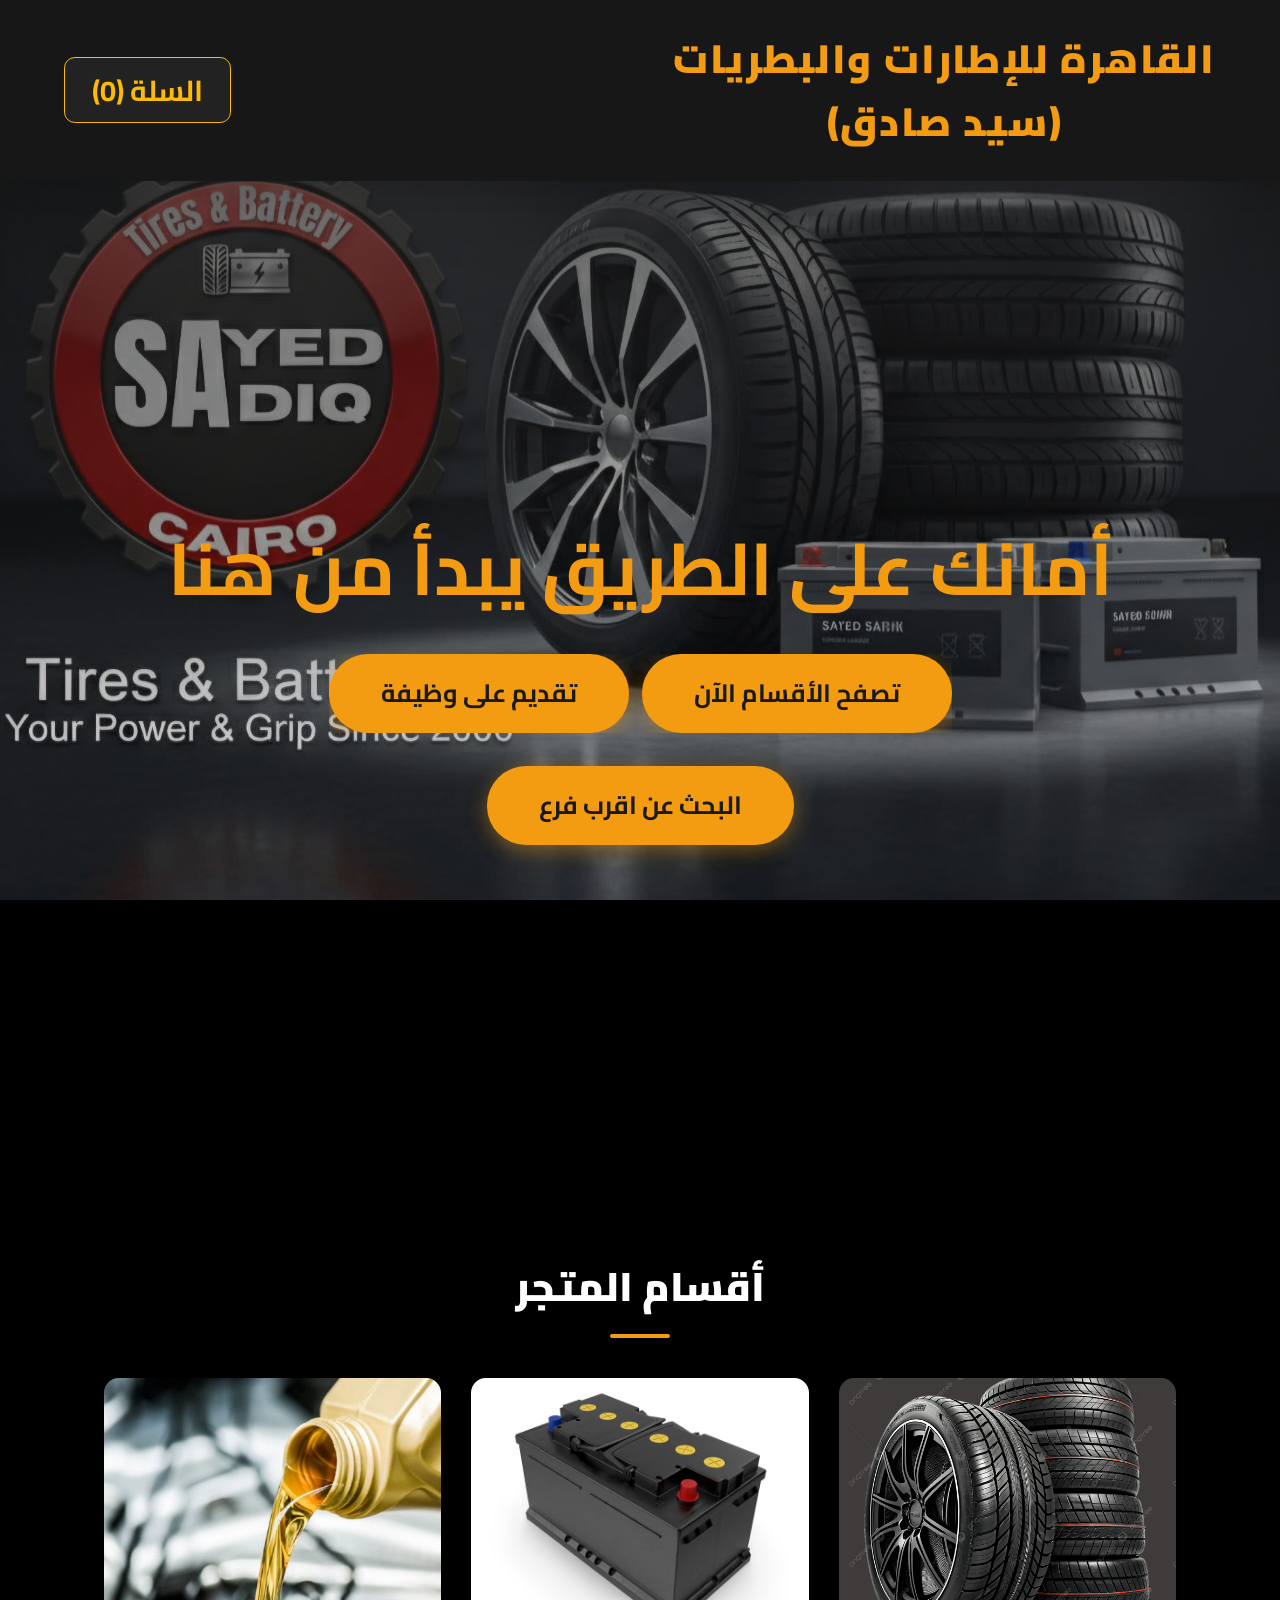
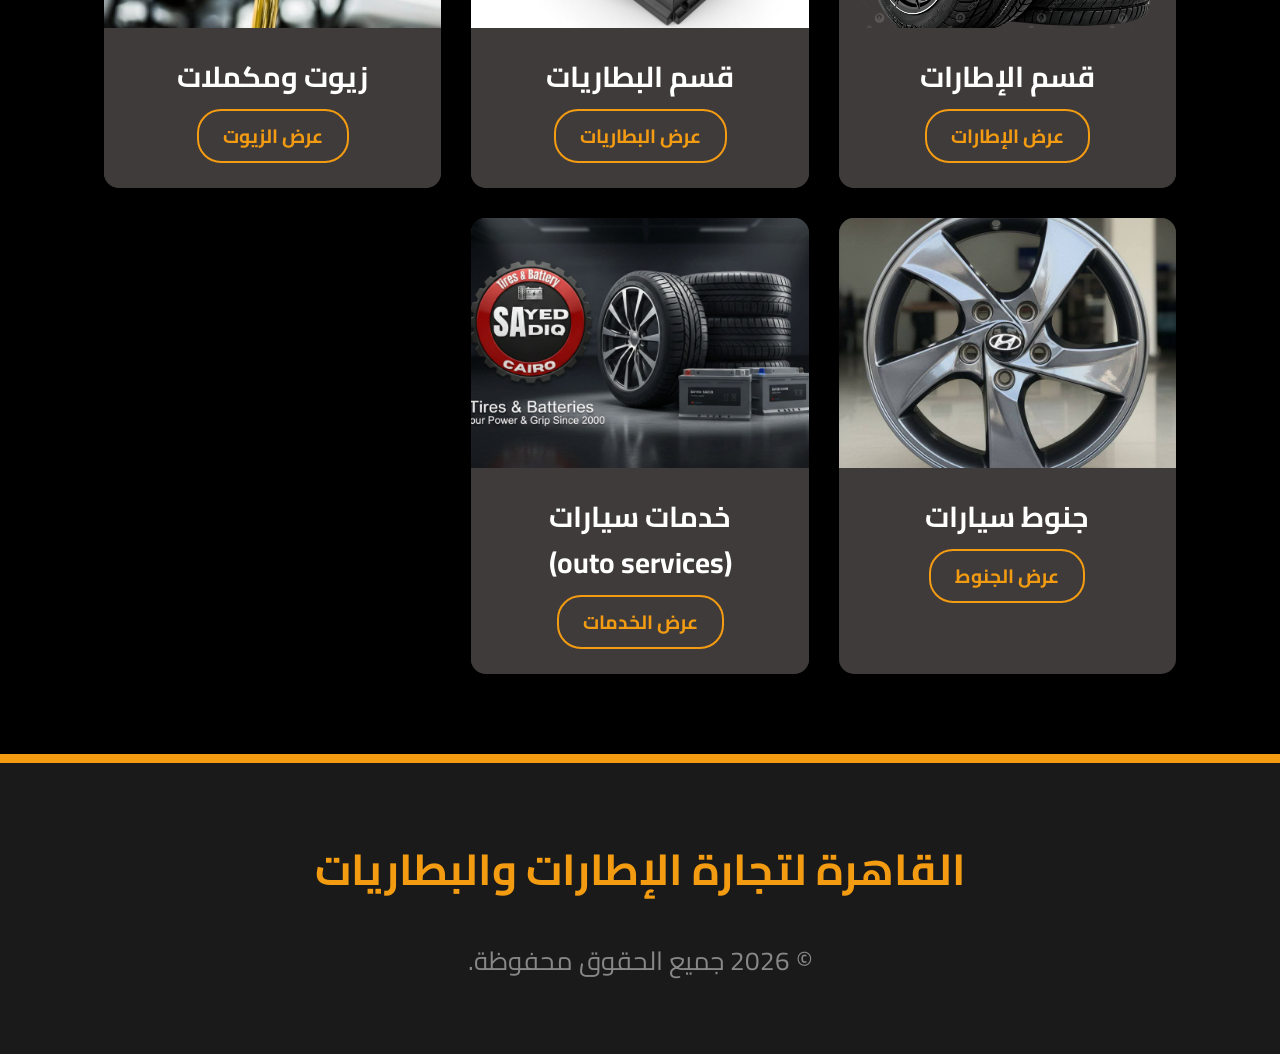
<file: index.html>
<!DOCTYPE html>
<html lang="ar" dir="rtl">
<head>
    <meta charset="UTF-8">
    
    <title>القاهرة لتجارة الإطارات والبطاريات</title>
    <!-- استدعاء خط جوجل للغة العربية -->
    <link href="https://fonts.googleapis.com/css2?family=Cairo:wght@400;600;700;900&display=swap" rel="stylesheet">
    <link rel="stylesheet" href="css/index.css">
</head>
<body>

    <!-- شريط التنقل -->
    <header>
        <div class="logo">القاهرة للإطارات والبطريات <br><center>(سيد صادق)</center></div>
        <a href="cart.html" class="cart-link" id="cartCounter">السلة (0)</a>
    </header>

    <!-- واجهة الموقع (البطل) -->
    <section id="home" class="hero">
        <h2>أمانك على الطريق يبدأ من هنا</h2>
        <div style="display: flex; flex-direction: row; flex-wrap: nowrap; overflow-x: auto; gap: 10px;">
            <a href="#categories" class="btn-main">تصفح الأقسام الآن</a>
            <a href="employment.html" class="btn-main">تقديم على وظيفة</a>
        </div>
        <br>
        <a href="location.html" class="btn-main">البحث عن اقرب فرع</a>
    </section>

    <!-- الأقسام الرئيسية بدلاً من المنتجات الفردية -->
    <h2 class="section-title" id="categories">أقسام المتجر</h2>
    <div class="categories-grid">
        
        <!-- قسم الإطارات (يأخذ العميل لصفحة الإطارات) -->
        <a href="sections/tires.html" class="category-card">
            <div class="category-image img-tires"></div>
            <div class="category-content">
                <h3 style="color:#ffffff;">قسم الإطارات</h3>
                <span class="category-btn">عرض الإطارات</span>
            </div>
        </a>

        <!-- قسم البطاريات (يأخذ العميل لصفحة البطاريات) -->
        <a href="sections\batteries.html" class="category-card">
            <div class="category-image img-batteries"></div>
            <div class="category-content">
                <h3 style="color:#ffffff;">قسم البطاريات</h3>
                <span class="category-btn">عرض البطاريات</span>
            </div>
        </a>

        <!-- قسم الزيوت (يأخذ العميل لصفحة الزيوت) -->
        <a href="sections/oils.html" class="category-card">
            <div class="category-image img-oils"></div>
            <div class="category-content">
                <h3 style="color:#ffffff;">زيوت ومكملات</h3>
                <span class="category-btn">عرض الزيوت</span>
            </div>
        </a>
        <a href="sections/rims.html" class="category-card">
            <div class="category-image img-rims"></div>
            <div class="category-content">
                <h3 style="color:#ffffff;">جنوط سيارات</h3>
                <span class="category-btn">عرض الجنوط</span>
            </div>
        </a>

        <a href="sections/outo-services.html" class="category-card">
            <div class="category-image img-services"></div>
            <div class="category-content">
                <h3 style="color:#ffffff;">خدمات سيارات <br>(outo services) </h3>
                <span class="category-btn">عرض الخدمات</span>
            </div>
        </a>

    </div>

    <!-- التذييل -->
    <footer id="contact">
        <h2>القاهرة لتجارة الإطارات والبطاريات</h2>
        <p style="margin-top: 20px; font-size: 0.9rem; color: #888;">&copy; 2026 جميع الحقوق محفوظة.</p>
    </footer>

    <script>
        function updateCartCount() {
            const CART_KEY = 'cairo_cart';
            let cart = JSON.parse(localStorage.getItem(CART_KEY)) || [];
    
            let totalItems = 0;
            cart.forEach(item => {
            totalItems += item.qty; 
            });

            const counterElement = document.getElementById('cartCounter');
            if (counterElement) {
                counterElement.innerText = `السلة (${totalItems})`;
            }
        }

        // تشغيل العداد فور تحميل الصفحة
        window.addEventListener('load', updateCartCount);
    </script>

</body>
</html>
</file>
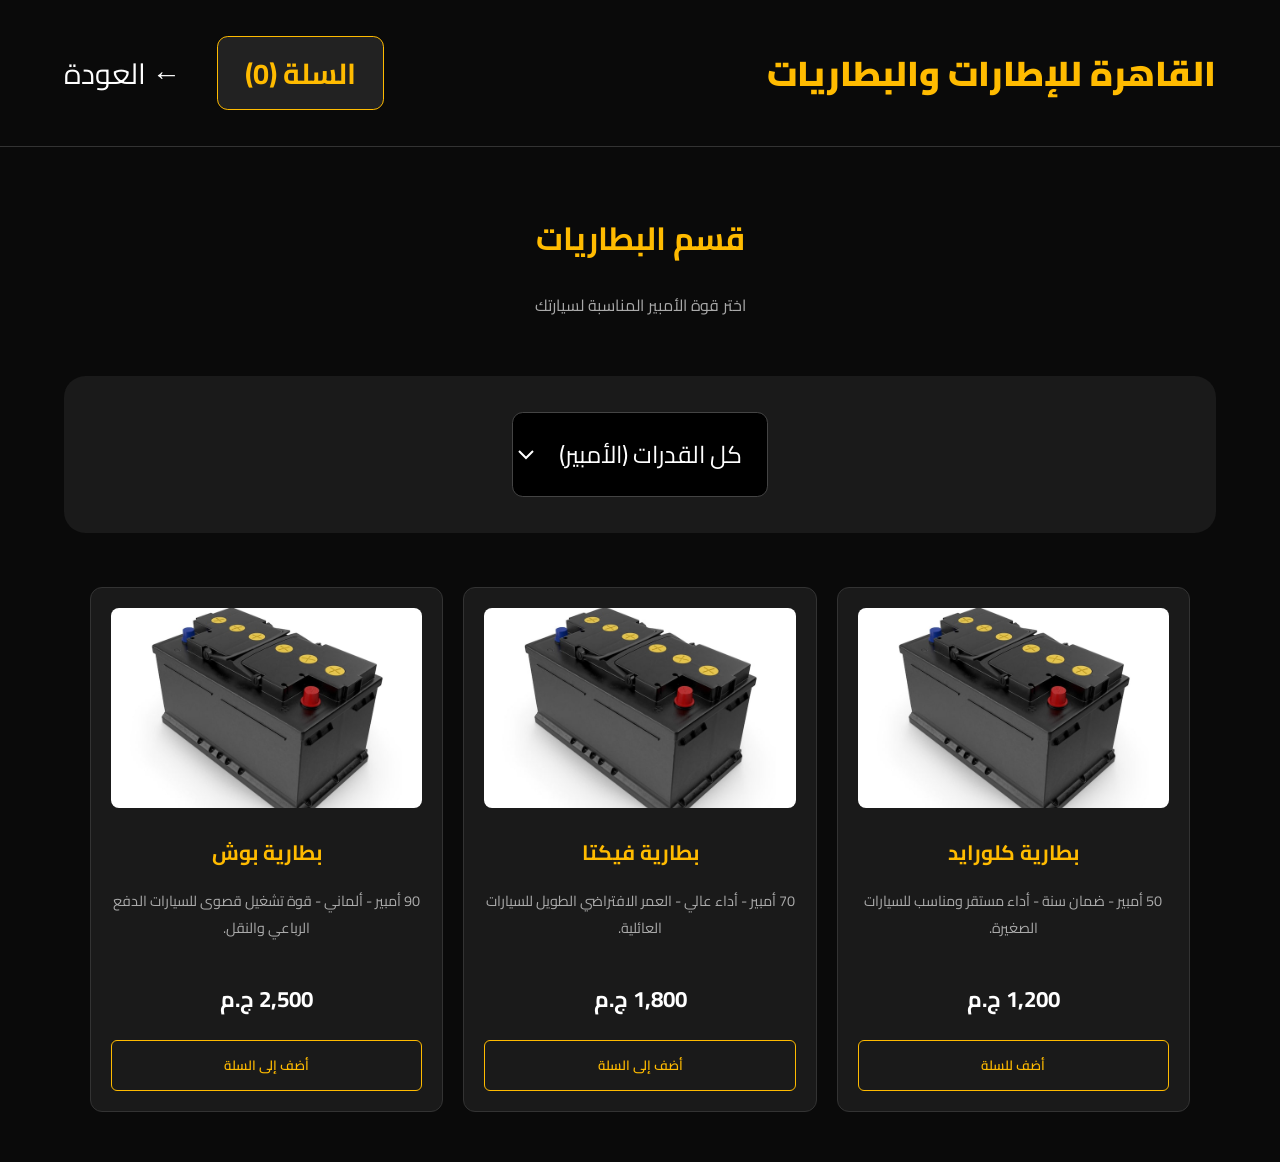
<file: batteries.html>
<!DOCTYPE html>
<html lang="ar" dir="rtl">
<head>
<meta charset="UTF-8">

    <title>قسم البطاريات - القاهرة للإطارات والبطاريات</title>
    <link href="https://fonts.googleapis.com/css2?family=Cairo:wght@400;600;700;900&display=swap" rel="stylesheet">
     
    <style>
        :root {
            --bg-color: #0a0a0a;
            --card-bg: #1a1a1a;
            --accent-gold: #ffbb00;
            --text-main: #ffffff;
            --text-muted: #aaaaaa;
        }

        body {
            background-color: var(--bg-color);
            color: var(--text-main);
            font-family: 'Cairo', sans-serif;
            margin: 0;
            padding: 0;

        }

        header {
            padding: 20px 5%;
            display: flex;
            justify-content: space-between;
            align-items: center;
            border-bottom: 1px solid #333;
        }

        .header-links {
            display: flex;
            gap: 20px;
            align-items: center;
        }

        .cart-link {
            color: var(--accent-gold);
            text-decoration: none;
            font-weight: 700;
            background: #222;
            padding: 5px 15px;
            border-radius: 6px;
            border: 1px solid var(--accent-gold);
        }

        .section-header { text-align: center; padding: 40px 20px; }
        .section-header h1 { color: var(--accent-gold); }

        /* حاوية الفلتر */
        .filter-container {
            background-color: var(--card-bg);
            padding: 20px;
            max-width: 600px;
            margin: 0 auto 30px;
            border-radius: 12px;
            display: flex;
            gap: 15px;
            justify-content: center;
        }

        select {
            background-color: #000;
            color: white;
            padding: 10px;
            border: 1px solid #444;
            border-radius: 6px;
            cursor: pointer;
            font-family: 'Cairo', sans-serif;
        }

        .products-grid {
            display: grid;
            grid-template-columns: repeat(auto-fit, minmax(280px, 1fr));
            gap: 20px;
            padding: 0 5% 50px;
            max-width: 1100px;
            margin: 0 auto;
        }

        .product-card {
            background-color: var(--card-bg);
            padding: 20px;
            border-radius: 12px;
            text-align: center;
            border: 1px solid #333;
            display: flex;
            flex-direction: column;
            justify-content: space-between;
            transition: transform 0.3s ease, border-color 0.3s ease;
        }

        .product-card:hover {
            transform: translateY(-5px);
            border-color: var(--accent-gold);
        }

        /* تنسيق صورة المنتج */
        .product-image {
            width: 100%;
            height: 200px;
            background-color: #000;
            border-radius: 8px;
            margin-bottom: 15px;
            background-size: cover;
            background-position: center;
        }

        .product-title { 
            color: var(--accent-gold); 
            margin: 10px 0; 
            font-size: 1.3rem;
        }
        
        .product-desc {
            color: var(--text-muted);
            margin: 5px 0 15px;
            font-size: 0.9rem;
        }

        .product-price {
            font-size: 1.4rem;
            font-weight: 700;
            margin-bottom: 20px;
        }

        /* زر الإضافة للسلة */
        .buy-btn {
            background-color: transparent;
            color: var(--accent-gold);
            border: 1px solid var(--accent-gold);
            padding: 12px;
            border-radius: 6px;
            cursor: pointer;
            font-family: 'Cairo', sans-serif;
            font-weight: 600;
            transition: all 0.3s ease;
            width: 100%;
            margin-top: auto;
        }

        .buy-btn:hover {
            background-color: var(--accent-gold);
            color: #000;
        }
        header,.filter-container {
           zoom: 1.8; /* هذا سيكبر الشريط بنسبة 30% */
        }
    </style>
</head>
<body>
    <audio id="ClikToAdd" src="sound/add.ogg"></audio>
    <header>
        <div style="color: var(--accent-gold); font-weight: 900; font-size: 1.2rem;">القاهرة للإطارات والبطاريات</div>
        <div class="header-links">
            <!-- رابط سلة المشتريات -->
            <a href="cart.html" class="cart-link" id="cartCounter">السلة (0)</a>
            <a href="index.html" style="color:white; text-decoration:none;">&larr; العودة</a>
        </div>
    </header>

    <div class="section-header">
        <h1>قسم البطاريات</h1>
        <p style="color: var(--text-muted);">اختر قوة الأمبير المناسبة لسيارتك</p>
    </div>

    <!-- فلتر البطاريات -->
    <div class="filter-container">
        <select id="ampereFilter" onchange="filterBatteries()">
            <option value="all">كل القدرات (الأمبير)</option>
            <option value="50">50 أمبير</option>
            <option value="70">70 أمبير</option>
            <option value="90">90 أمبير</option>
        </select>
    </div>

    <!-- شبكة بطاريات -->
    <div class="products-grid" id="batteriesGrid">
        
        <!-- قمنا بإضافة onclick="addToCart(this)" للزر -->
        <div class="product-card" data-amp="50">
            <div class="product-image" style="background-image: url('image/batteries.jpg');"></div>
            <h3 class="product-title">بطارية كلورايد</h3>
            <p class="product-desc">50 أمبير - ضمان سنة - أداء مستقر ومناسب للسيارات الصغيرة.</p>
            <p class="product-price">1,200 ج.م</p>
           <button class="buy-btn" onclick="addToCart('بطارية كلورايد', '50 امبير', 1200, 'image/batteries.jpg')">أضف للسلة</button>
        </div>

        <div class="product-card" data-amp="70">
            <div class="product-image" style="background-image: url('image/batteries.jpg');"></div>
            <h3 class="product-title">بطارية فيكتا</h3>
            <p class="product-desc">70 أمبير - أداء عالي - العمر الافتراضي الطويل للسيارات العائلية.</p>
            <p class="product-price">1,800 ج.م</p>
            <button class="buy-btn" onclick="addToCart('بطارية فيكتا', '70 أمبير - أداء عالي', 1800, 'image/batteries.jpg')">أضف إلى السلة</button>
        </div>

        <div class="product-card" data-amp="90">
            <div class="product-image" style="background-image: url('image/batteries.jpg');"></div>
            <h3 class="product-title">بطارية بوش</h3>
            <p class="product-desc">90 أمبير - ألماني - قوة تشغيل قصوى للسيارات الدفع الرباعي والنقل.</p>
            <p class="product-price">2,500 ج.م</p>
            <button class="buy-btn" onclick="addToCart('بطارية بوش', '90 أمبير - أداء عالي', 2500, 'image/batteries.jpg')">أضف إلى السلة</button>
        </div>

    </div>

    <script>
        // جلب عنصر الصوت
        const clikSound = document.getElementById('ClikToAdd');

        // ----------------------------------------------------
        // نظام فلترة البطاريات
        // ----------------------------------------------------
        function filterBatteries() {
            const val = document.getElementById('ampereFilter').value;
            const cards = document.querySelectorAll('.product-card');
            
            cards.forEach(card => {
                const amp = card.getAttribute('data-amp');
                if (val === 'all' || amp === val) {
                    card.style.display = 'flex';
                } else {
                    card.style.display = 'none';
                }
            });
        }

        // ----------------------------------------------------
        // نظام سلة المشتريات (JSON & LocalStorage)
        // ----------------------------------------------------

        // اسم المفتاح الموحد لتخزين السلة لضمان عدم حدوث أخطاء
        const CART_KEY = 'cairo_cart';

        // 1. دالة تحديث عداد السلة في الأعلى
        function updateCartCount() {
            // جلب البيانات من LocalStorage باستخدام المفتاح الموحد
            let cart = JSON.parse(localStorage.getItem(CART_KEY)) || [];
            
            // حساب إجمالي الكميات
            let totalItems = 0;
            cart.forEach(item => {
                // استخدام qty لتتطابق مع الدالة التي تضيف المنتج
                totalItems += item.qty; 
            });

            // تحديث الرقم في الرابط (العداد)
            document.getElementById('cartCounter').innerText = `السلة (${totalItems})`;
        }

        // 2. دالة إضافة المنتج للسلة
        function addToCart(productName, productDesc, productPrice, productImage) {
            // تشغيل الصوت مع إعادته للصفر لتجنب تأخير التشغيل عند النقر السريع المتتالي
            if (clikSound) {
                clikSound.currentTime = 0; 
                clikSound.play();
            }

            // جلب السلة الموجودة باستخدام المفتاح الموحد
            let cart = JSON.parse(localStorage.getItem(CART_KEY)) || [];

            // التحقق لو المنتج تم إضافته سابقاً لزيادة الكمية فقط بدلاً من تكرار العنصر
            let existingItem = cart.find(item => item.name === productName);

            if (existingItem) {
                existingItem.qty += 1;
            } else {
                // إضافة الكائن بالخصائص المتوافقة
                cart.push({
                    name: productName,
                    desc: productDesc,
                    price: productPrice,
                    qty: 1, // توحيد اسم الكمية هنا ليكون qty
                    image: productImage
                });
            }

            // الحفظ في الذاكرة المحلية للمتصفح
            localStorage.setItem(CART_KEY, JSON.stringify(cart));
            
            // تحديث العداد في الأعلى فوراً بعد الإضافة ليظهر الرقم الجديد للمستخدم
            updateCartCount(); 
            
            alert('تم إضافة المنتج بنجاح إلى السلة!');
        }

        // تشغيل التحديث فور تحميل الصفحة ليعرض العدد السابق (إن وُجد)
        window.onload = function() {
            updateCartCount();
        };
    </script>

</body>
</html>
</file>
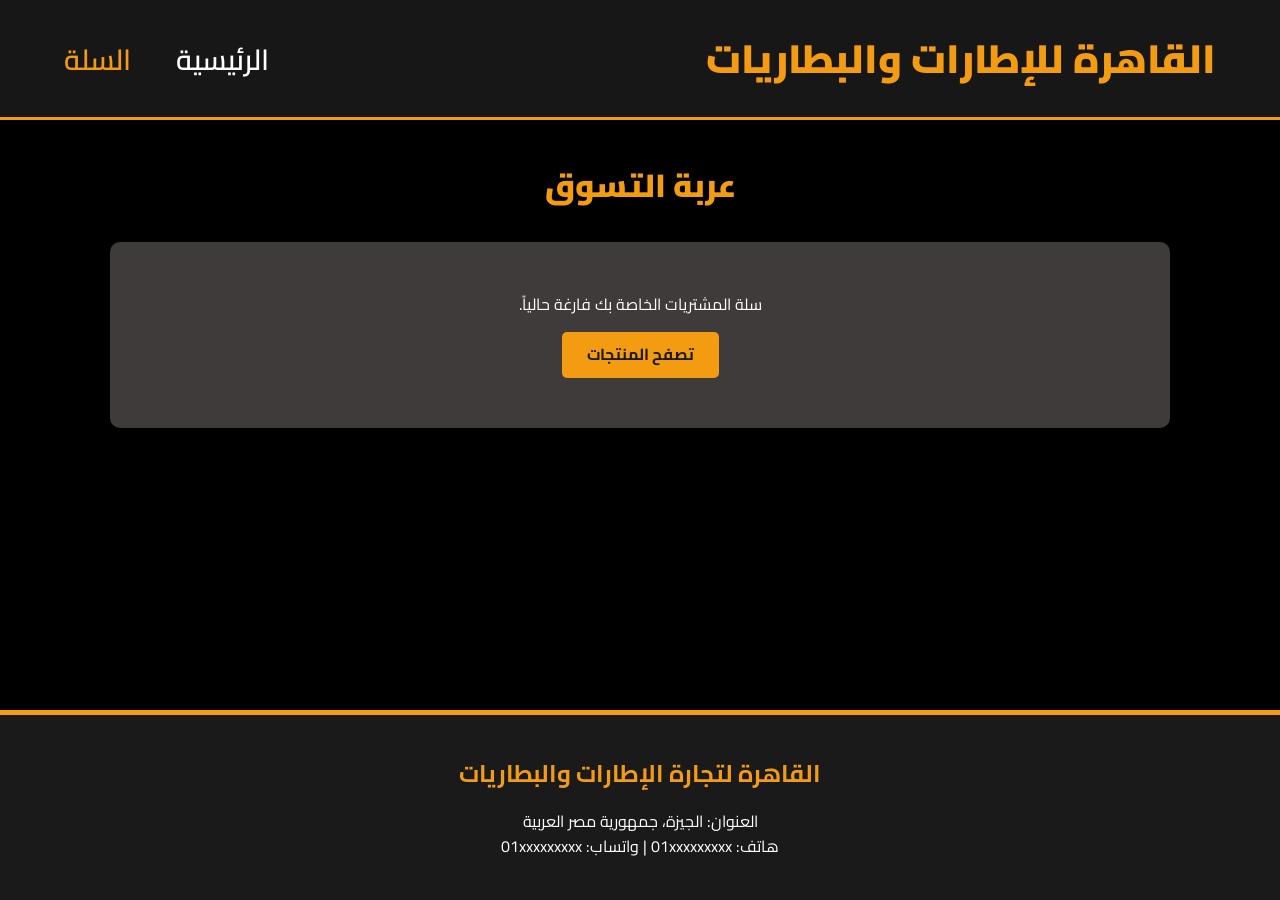
<file: cart.html>
<!DOCTYPE html>
<html lang="ar" dir="rtl">
<head>
    <meta charset="UTF-8">
    <title>سلة المشتريات - القاهرة للإطارات والبطاريات</title>
    <link href="https://fonts.googleapis.com/css2?family=Cairo:wght@400;600;700;900&display=swap" rel="stylesheet">
    
    <style>
        /* إعدادات الألوان الخاصة بك */
        :root {
            --primary-dark: #1a1a1a;
            --accent-gold: #f39c12; 
            --light-bg: #000000;
            --text-main: #ffffff; /* تم تعديل النص للأبيض ليناسب الخلفية السوداء */
            --card-bg: #403b3b;
        }

        * {
            margin: 0;
            padding: 0;
            box-sizing: border-box;
            font-family: 'Cairo', sans-serif;
        }

        body {
            background-color: var(--light-bg);
            color: var(--text-main);
            line-height: 1.6;
            min-height: 100vh;
            display: flex;
            flex-direction: column;
        }

        /* شريط التنقل (نفس تصميمك) */
        header {
            background-color: rgba(26, 26, 26, 0.9);
            backdrop-filter: blur(10px);
            padding: 15px 5%;
            display: flex;
            justify-content: space-between;
            align-items: center;
            position: sticky;
            top: 0;
            z-index: 1000;
            border-bottom: 2px solid var(--accent-gold);
        }

        .logo {
            font-size: 22px;
            font-weight: 900;
            color: var(--accent-gold);
        }

        nav ul {
            list-style: none;
            display: flex;
            gap: 25px;
        }

        nav ul li a {
            color: white;
            text-decoration: none;
            font-weight: 600;
            position: relative;
        }

        nav ul li a:hover { color: var(--accent-gold); }

        /* محتوى السلة */
        .container {
            max-width: 1100px;
            margin: 40px auto;
            padding: 0 20px;
            flex: 1;
            width: 100%;
        }

        .page-title {
            text-align: center;
            margin-bottom: 30px;
            color: var(--accent-gold);
            font-weight: 900;
        }

        /* رسالة السلة فارغة */
        .empty-cart {
            text-align: center;
            padding: 50px 20px;
            background: var(--card-bg);
            border-radius: 10px;
            display: none;
        }
        .empty-cart a {
            display: inline-block;
            margin-top: 15px;
            padding: 10px 25px;
            background-color: var(--accent-gold);
            color: var(--primary-dark);
            text-decoration: none;
            border-radius: 5px;
            font-weight: 700;
        }

        /* تخطيط السلة */
        .cart-container {
            display: flex;
            flex-wrap: wrap;
            gap: 20px;
        }
        .cart-items-wrapper {
            flex: 2;
            min-width: 300px;
        }
        
        /* تصميم المنتجات */
        .cart-item {
            display: flex;
            align-items: center;
            background: var(--card-bg);
            padding: 15px;
            margin-bottom: 15px;
            border-radius: 10px;
            border: 1px solid #555;
            gap: 15px;
            position: relative;
        }
        
        .item-image {
            width: 80px;
            height: 80px;
            border-radius: 8px;
            background-size: cover;
            background-position: center;
            background-color: var(--primary-dark);
            flex-shrink: 0;
        }

        .item-details { flex: 1; }
        .item-title { font-size: 16px; font-weight: 700; color: #fff; }
        .item-desc { font-size: 13px; color: #ccc; margin-bottom: 5px; }
        .item-price { font-size: 14px; color: var(--accent-gold); font-weight: 600; }
        
        /* أزرار الكمية */
        .qty-controls {
            display: flex;
            align-items: center;
            background: var(--primary-dark);
            border-radius: 5px;
            border: 1px solid #555;
        }
        .qty-btn {
            background: transparent;
            color: #fff;
            border: none;
            width: 30px;
            height: 30px;
            font-size: 18px;
            cursor: pointer;
        }
        .qty-btn:hover { color: var(--accent-gold); }
        .qty-number { width: 40px; text-align: center; font-weight: 600; }

        .item-total-price {
            font-size: 16px;
            font-weight: 700;
            width: 100px;
            text-align: center;
            color: var(--accent-gold);
        }

        .remove-btn {
            background: none;
            border: none;
            font-size: 20px;
            cursor: pointer;
            color: #ff4d4d;
            padding: 5px;
        }

        /* ملخص الطلب */
        .cart-summary {
            flex: 1;
            min-width: 250px;
            background: var(--card-bg);
            padding: 20px;
            border-radius: 10px;
            border: 1px solid var(--accent-gold);
            height: fit-content;
        }
        .cart-summary h3 {
            margin-bottom: 20px;
            padding-bottom: 10px;
            border-bottom: 1px solid #555;
            color: var(--accent-gold);
        }
        .summary-row {
            display: flex;
            justify-content: space-between;
            margin-bottom: 15px;
        }
        .summary-row.total {
            font-size: 18px;
            font-weight: 700;
            color: var(--accent-gold);
            border-top: 1px solid #555;
            padding-top: 15px;
        }
        .checkout-btn {
            width: 100%;
            padding: 12px;
            background-color: var(--accent-gold);
            color: var(--primary-dark);
            border: none;
            border-radius: 5px;
            font-size: 16px;
            font-weight: 900;
            cursor: pointer;
            transition: 0.3s;
            margin-top: 10px;
        }
        .checkout-btn:hover {
            background-color: #f1c40f;
            transform: translateY(-2px);
        }

        /* التذييل (نفس تصميمك) */
        footer {
            background-color: var(--primary-dark);
            color: white;
            text-align: center;
            padding: 40px 20px;
            border-top: 5px solid var(--accent-gold);
            margin-top: auto;
        }
        footer h2 { color: var(--accent-gold); margin-bottom: 15px; }

        @media (max-width: 768px) {
            .cart-item { flex-wrap: wrap; }
            .item-total-price { width: 100%; text-align: right; margin-top: 10px; }
            .remove-btn { position: absolute; top: 10px; left: 10px; }
        }
        header,.cart-container {
           zoom: 1.8; /* هذا سيكبر الشريط بنسبة 30% */
        }
    </style>
</head>
<body>

    <!-- شريط التنقل -->
    <header>
        <div class="logo">القاهرة للإطارات والبطاريات</div>
        <nav>
            <ul>
                <li><a href="index.html">الرئيسية</a></li>
                <li><a href="cart.html" style="color: var(--accent-gold);">السلة</a></li>
            </ul>
        </nav>
    </header>

    <div class="container">
        <h1 class="page-title">عربة التسوق</h1>

        <!-- رسالة السلة فارغة -->
        <div id="emptyCart" class="empty-cart">
            <p>سلة المشتريات الخاصة بك فارغة حالياً.</p>
            <a href="index.html">تصفح المنتجات</a>
        </div>

        <!-- السلة -->
        <div class="cart-container">
            <div class="cart-items-wrapper" id="cartItemsList"></div>
            <div style="width: 100%;"></div>
             <div class="cart-summary" id="cartSummaryBox">
                <h3>ملخص الطلب</h3>
                <div class="summary-row">
                    <span>المجموع الفرعي:</span>
                    <span><b id="subtotalAmount">0</b> ج.م</span>
                </div>
                <div class="summary-row">
                    <span>مصاريف الشحن:</span>
                    <span><b id="shippingAmount">0</b> ج.م</span>
                </div>
                <div class="summary-row total">
                    <span>الإجمالي الكلي:</span>
                    <span><b id="grandTotalAmount">0</b> ج.م</span>
                </div>
                <a href="Checkout.html"><button class="checkout-btn">إتمام الطلب</button></a>
              </div>
            </div>
        </div>

    <!-- التذييل -->
    <footer>
        <h2>القاهرة لتجارة الإطارات والبطاريات</h2>
        <p>العنوان: الجيزة، جمهورية مصر العربية</p>
        <p>هاتف: 01xxxxxxxxx | واتساب: 01xxxxxxxxx</p>
    </footer>

    <script>
        // 1. دالة لجلب البيانات من الذاكرة (لضمان الحصول على أحدث نسخة دائمًا)
        function getCart() {
            return JSON.parse(localStorage.getItem('cairo_cart')) || [];
        }

        // 2. دالة لحفظ البيانات في الذاكرة
        function saveCart(cartData) {
            localStorage.setItem('cairo_cart', JSON.stringify(cartData));
        }

        // 3. دالة لتنسيق الأرقام (إضافة الفواصل للألوف)
        function formatNumber(num) {
            // التأكد من أن القيمة رقم لتجنب أخطاء المعالجة (NaN)
            return Number(num || 0).toLocaleString('en-US'); 
        }

        // 4. دالة عرض السلة وبناء العناصر
        function renderCart() {
            let cart = getCart(); // جلب السلة من الذاكرة
            
            const cartList = document.getElementById('cartItemsList');
            const summaryBox = document.getElementById('cartSummaryBox');
            const emptyCartMsg = document.getElementById('emptyCart');
            
            // تصفير المحتوى قبل إعادة رسمه لتجنب تكرار العناصر
            cartList.innerHTML = ''; 

            // إذا كانت السلة فارغة
            if (cart.length === 0) {
                cartList.style.display = 'none';
                summaryBox.style.display = 'none';
                emptyCartMsg.style.display = 'block';
                return; // إيقاف تنفيذ باقي الكود
            }

            // إظهار السلة وإخفاء رسالة "فارغة"
            cartList.style.display = 'block';
            summaryBox.style.display = 'block';
            emptyCartMsg.style.display = 'none';

            let subtotal = 0;

            // بناء عناصر السلة بناءً على البيانات المخزنة
            cart.forEach((item, index) => {
                // تأمين القيم في حال وجود بيانات قديمة خاطئة
                const price = parseFloat(item.price) || 0;
                const qty = parseInt(item.qty) || 1;
                
                const rowTotal = price * qty;
                subtotal += rowTotal;

                const itemHTML = `
                    <div class="cart-item">
                        <div class="item-image" style="background-image: url('${item.image || ''}');"></div>
                        <div class="item-details">
                            <h3 class="item-title">${item.name || 'منتج غير معروف'}</h3>
                            <p class="item-desc">${item.desc || ''}</p>
                            <p class="item-price">سعر الوحدة: <span class="unit-price">${formatNumber(price)}</span> ج.م</p>
                        </div>
                        <div class="qty-controls">
                            <button class="qty-btn" onclick="updateQty(${index}, 1)">+</button>
                            <span class="qty-number">${qty}</span>
                            <button class="qty-btn" onclick="updateQty(${index}, -1)">−</button>
                        </div>
                        <div class="item-total-price"><span class="row-total">${formatNumber(rowTotal)}</span> ج.م</div>
                        <!-- زر الحذف يستدعي الدالة ويمرر لها رقم العنصر (Index) -->
                        <button class="remove-btn" onclick="removeItem(${index})" title="حذف المنتج">🗑️</button>
                    </div>
                `;
                cartList.insertAdjacentHTML('beforeend', itemHTML);
            });

            // حساب الإجمالي
            const shipping = 200; // مصاريف الشحن الثابتة
            const grandTotal = subtotal + shipping;

            // تحديث الأرقام في ملخص الطلب
            document.getElementById('subtotalAmount').innerText = formatNumber(subtotal);
            document.getElementById('shippingAmount').innerText = formatNumber(shipping);
            document.getElementById('grandTotalAmount').innerText = formatNumber(grandTotal);
        }

        // 5. دالة تحديث الكمية (الزيادة والنقصان)
        function updateQty(index, change) {
            let cart = getCart(); // جلب السلة الحالية
            let newQty = cart[index].qty + change;
            
            // منع الكمية من أن تكون أقل من 1
            if (newQty < 1) return; 
            
            cart[index].qty = newQty;
            saveCart(cart); // الحفظ في الذاكرة فوراً
            renderCart();   // إعادة رسم السلة لتحديث الأسعار والأرقام
        }

        // 6. دالة الحذف (تحذف العنصر من الذاكرة تماماً)
        function removeItem(index) {
            let cart = getCart(); // جلب البيانات من الذاكرة
            cart.splice(index, 1); // حذف العنصر المحدد من المصفوفة بناءً على ترتيبه
            saveCart(cart); // تحديث الذاكرة المحلية ليعكس الحذف
            renderCart(); // إعادة رسم السلة لإخفاء المنتج المحذوف وتحديث المجموع
        }

        // تشغيل دالة العرض تلقائياً فور تحميل الصفحة
        window.onload = renderCart;
    </script>


</body>
</html>
</file>
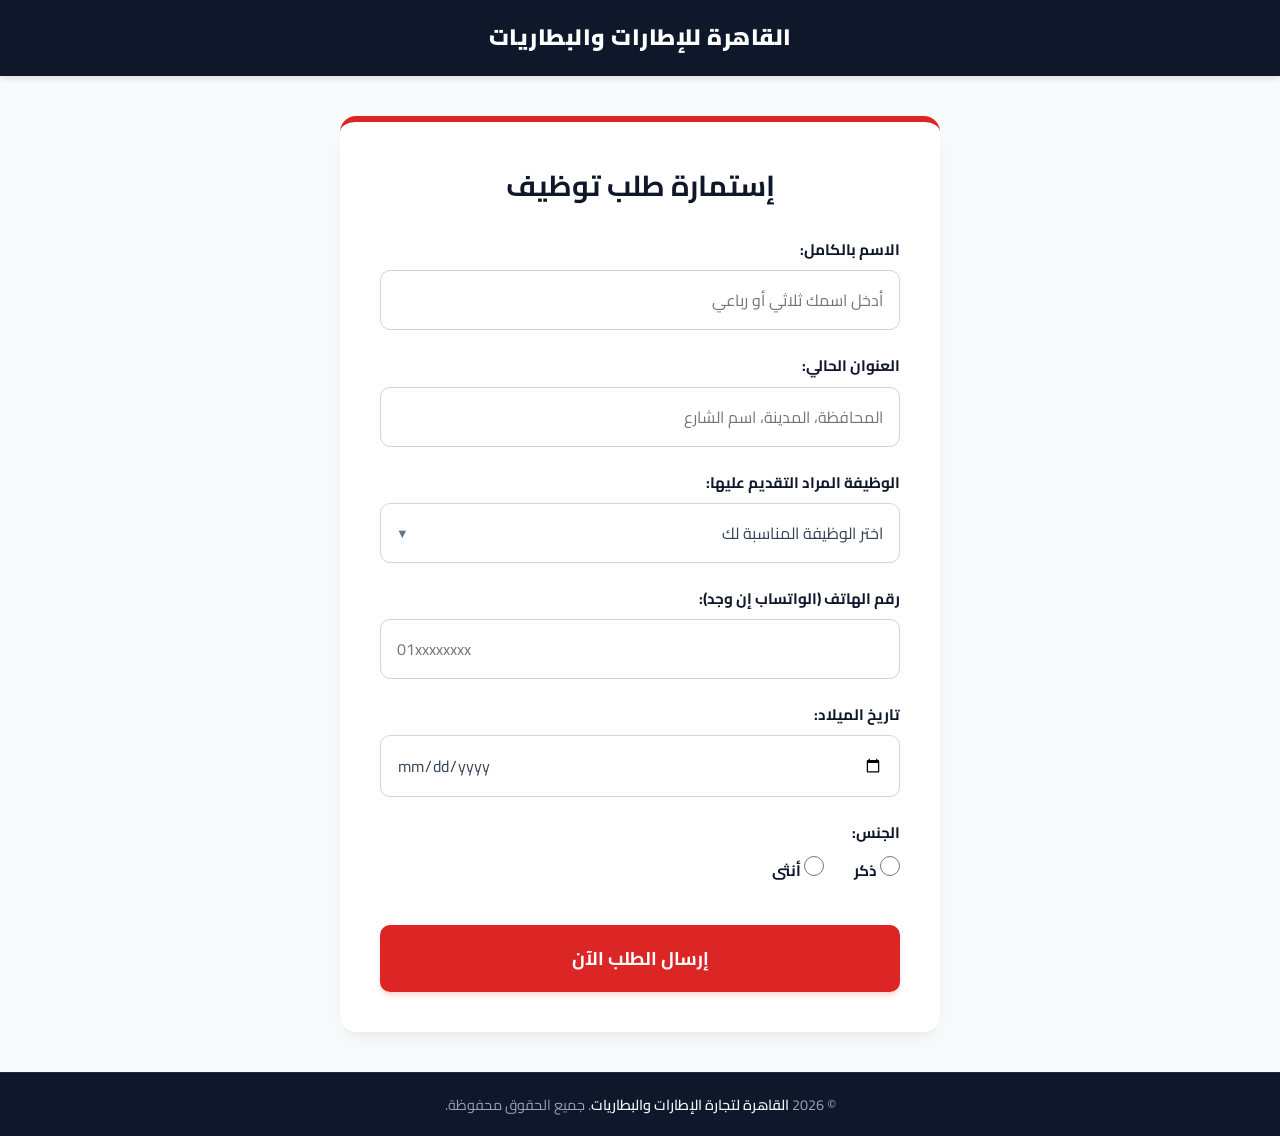
<file: employment.html>
<!DOCTYPE html>
<html lang="ar" dir="rtl">
<head>
    <meta charset="UTF-8">
    <meta name="viewport" content="width=device-width, initial-scale=1.0">
    <title>طلب توظيف - القاهرة للإطارات والبطاريات</title>
    <!-- استدعاء خط جوجل للغة العربية (Cairo) بأوزان مختلفة -->
    <link href="https://fonts.googleapis.com/css2?family=Cairo:wght@400;600;700;900&display=swap" rel="stylesheet">
    
    <style>
        :root {
            --main-color: #0f172a;    /* أسود ملكي مائل للكحلي يعطي انطباعاً رسمياً واحترافياً */
            --accent-color: #dc2626;  /* أحمر رياضي قوي وجذاب يناسب مجالات السيارات */
            --bg-color: #f8fafc;      /* خلفية فاتحة ومريحة جداً للعين */
            --input-bg: #ffffff;
            --text-color: #334155;    /* لون نصوص داكن ومريح للقراءة */
            --border-color: #cbd5e1;  /* لون رمادي خفيف للحدود */
        }

        * {
            box-sizing: border-box;
            margin: 0;
            padding: 0;
        }

        body {
            font-family: 'Cairo', sans-serif;
            background-color: var(--bg-color);
            color: var(--text-color);
            display: flex;
            flex-direction: column;
            min-height: 100vh;
            line-height: 1.6;
        }

        /* شريط التنقل العلوي الاحترافي */
        header {
            background-color: var(--main-color);
            color: #fff;
            padding: 20px;
            text-align: center;
            box-shadow: 0 4px 6px -1px rgba(0, 0, 0, 0.1);
        }

        header .logo {
            font-size: 1.4rem;
            font-weight: 900;
            letter-spacing: 0.5px;
        }

        /* الحاوية الرئيسية للنموذج */
        main {
            flex: 1;
            display: flex;
            align-items: center;
            justify-content: center;
            padding: 40px 20px;
        }

        .form-container {
            background: #ffffff;
            max-width: 600px;
            width: 100%;
            padding: 40px;
            border-radius: 16px;
            box-shadow: 0 10px 25px -5px rgba(0, 0, 0, 0.05), 0 8px 10px -6px rgba(0, 0, 0, 0.05);
            border-top: 6px solid var(--accent-color);
        }

        .form-container h2 {
            text-align: center;
            color: var(--main-color);
            margin-bottom: 30px;
            font-size: 1.8rem;
            font-weight: 700;
        }

        /* مجموعات الإدخال الموحدة */
        .form-group {
            margin-bottom: 24px;
        }

        .form-group label {
            display: block;
            margin-bottom: 8px;
            font-weight: 700;
            color: var(--main-color);
            font-size: 0.95rem;
        }

        /* تنسيق موحد لكل حقول الإدخال والقوائم المنسدلة */
        .form-group input[type="text"],
        .form-group input[type="tel"],
        .form-group input[type="date"],
        .form-group select {
            width: 100%;
            padding: 14px 16px;
            border: 1px solid var(--border-color);
            border-radius: 10px;
            font-family: 'Cairo', sans-serif;
            font-size: 1rem;
            color: var(--text-color);
            background-color: var(--input-bg);
            outline: none;
            transition: all 0.25s ease-in-out;
            appearance: none; /* إلغاء المظهر الافتراضي للمتصفح لتعديله */
        }

        /* إضافة سهم مخصص للقائمة المنسدلة يناسب التصميم الـ RTL */
        .select-wrapper {
            position: relative;
        }

        .select-wrapper::after {
            content: "▼";
            font-size: 0.8rem;
            color: #64748b;
            position: absolute;
            left: 16px;
            top: 50%;
            transform: translateY(-50%);
            pointer-events: none;
        }

        /* تأثير الحركة الجذاب عند الضغط على الحقول */
        .form-group input:focus,
        .form-group select:focus {
            border-color: var(--accent-color);
            box-shadow: 0 0 0 4px rgba(220, 38, 38, 0.15);
        }

        /* تنسيق اختيار الجنس (أزرار الراديو) */
        .gender-group {
            display: flex;
            gap: 30px;
            margin-top: 10px;
        }

        .gender-option {
            display: flex;
            align-items: center;
            gap: 10px;
            cursor: pointer;
            font-weight: 600;
            user-select: none;
        }

        .gender-option input[type="radio"] {
            accent-color: var(--accent-color);
            width: 20px;
            height: 20px;
            cursor: pointer;
        }

        /* زر الإرسال العصري */
        .btn-submit {
            width: 100%;
            background-color: var(--accent-color);
            color: white;
            border: none;
            padding: 16px;
            font-size: 1.15rem;
            font-weight: 700;
            border-radius: 10px;
            cursor: pointer;
            font-family: 'Cairo', sans-serif;
            box-shadow: 0 4px 6px -1px rgba(220, 38, 38, 0.2);
            transition: all 0.2s ease;
            margin-top: 10px;
        }

        .btn-submit:hover {
            background-color: #b91c1c;
            box-shadow: 0 10px 15px -3px rgba(220, 38, 38, 0.3);
            transform: translateY(-1px);
        }

        .btn-submit:active {
            transform: translateY(1px);
        }

        /* التذييل المتناسق */
        footer {
            background-color: var(--main-color);
            color: #94a3b8;
            text-align: center;
            padding: 20px;
            font-size: 0.9rem;
            border-top: 1px solid #1e293b;
        }

        footer p span {
            color: #f1f5f9;
            font-weight: 600;
        }
    </style>
</head>
<body>

    <!-- شريط التنقل العلوي -->
    <header>
        <div class="logo">القاهرة للإطارات والبطاريات</div>
    </header>

    <!-- الحاوية الرئيسية للطلب -->
    <main>
        <div class="form-container">
            <h2>إستمارة طلب توظيف</h2>
            
            <form id="jobApplicationForm" onsubmit="handleFormSubmit(event)">
                
                <!-- الاسم بالكامل -->
                <div class="form-group">
                    <label for="fullName">الاسم بالكامل:</label>
                    <input type="text" id="fullName" name="fullName" placeholder="أدخل اسمك ثلاثي أو رباعي" required minlength="10">
                </div>

                <!-- العنوان -->
                <div class="form-group">
                    <label for="address">العنوان الحالي:</label>
                    <input type="text" id="address" name="address" placeholder="المحافظة، المدينة، اسم الشارع" required>
                </div>

                <!-- الوظائف المتاحة -->
                <div class="form-group">
                    <label for="jobFilter">الوظيفة المراد التقديم عليها:</label>
                    <div class="select-wrapper">
                        <select id="jobFilter" name="jobPosition" required>
                            <option value="" disabled selected hidden>اختر الوظيفة المناسبة لك</option>
                            <option value="صنايعي كوتش">صنايعي كوتش</option>
                            <option value="كهربائي سيارات">كهربائي سيارات</option>
                            <option value="محاسبة وإدارة مالية">محاسبة وإدارة مالية</option>
                            <option value="ضبط زوايا وإتزان">ضبط زوايا وإتزان</option>
                            <option value="سائق شاحنة">سائق شاحنة</option>
                            <option value="صنايعي غيار زيت">صنايعي غيار زيت</option>
                        </select>
                    </div>
                </div>

                <!-- رقم التليفون -->
                <div class="form-group">
                    <label for="phone">رقم الهاتف (الواتساب إن وجد):</label>
                    <input type="tel" id="phone" name="phone" placeholder="01xxxxxxxx" pattern="^01[0125][0-9]{8}$" title="يرجى إدخال رقم موبايل مصري صحيح مكون من 11 رقم" required>
                </div>

                <!-- تاريخ الميلاد -->
                <div class="form-group">
                    <label for="birthDate">تاريخ الميلاد:</label>
                    <input type="date" id="birthDate" name="birthDate" required>
                </div>

                <!-- تحديد الجنس -->
                <div class="form-group">
                    <label>الجنس:</label>
                    <div class="gender-group">
                        <label class="gender-option">
                            <input type="radio" name="gender" value="ذكر" required>
                            <span>ذكر</span>
                        </label>
                        <label class="gender-option">
                            <input type="radio" name="gender" value="أنثى" required>
                            <span>أنثى</span>
                        </label>
                    </div>
                </div>

                <!-- زر الإرسال -->
                <button type="submit" class="btn-submit">إرسال الطلب الآن</button>

            </form>
        </div>
    </main>

    <!-- التذييل -->
    <footer>
        <p>&copy; 2026 <span>القاهرة لتجارة الإطارات والبطاريات</span>. جميع الحقوق محفوظة.</p>
    </footer>

    <script>
        function handleFormSubmit(event) {
            event.preventDefault(); // منع الصفحة من إعادة التحميل الافتراضية
            
            // جمع البيانات المدخلة
            const fullName = document.getElementById('fullName').value;
            const jobSelect = document.getElementById('jobFilter');
            const selectedJob = jobSelect.options[jobSelect.selectedIndex].text;

            // عرض رسالة نجاح مخصصة واحترافية بناءً على الوظيفة المحددة
            alert(`شكراً لك يا أستاذ/ة ${fullName}، تم استلام طلبك لوظيفة (${selectedJob}) بنجاح وجاري مراجعته من قبل إدارة الموارد البشرية!`);
            
            // إعادة تعيين الحقول بعد الإرسال
            document.getElementById('jobApplicationForm').reset();
        }
    </script>

</body>
</html>
</file>
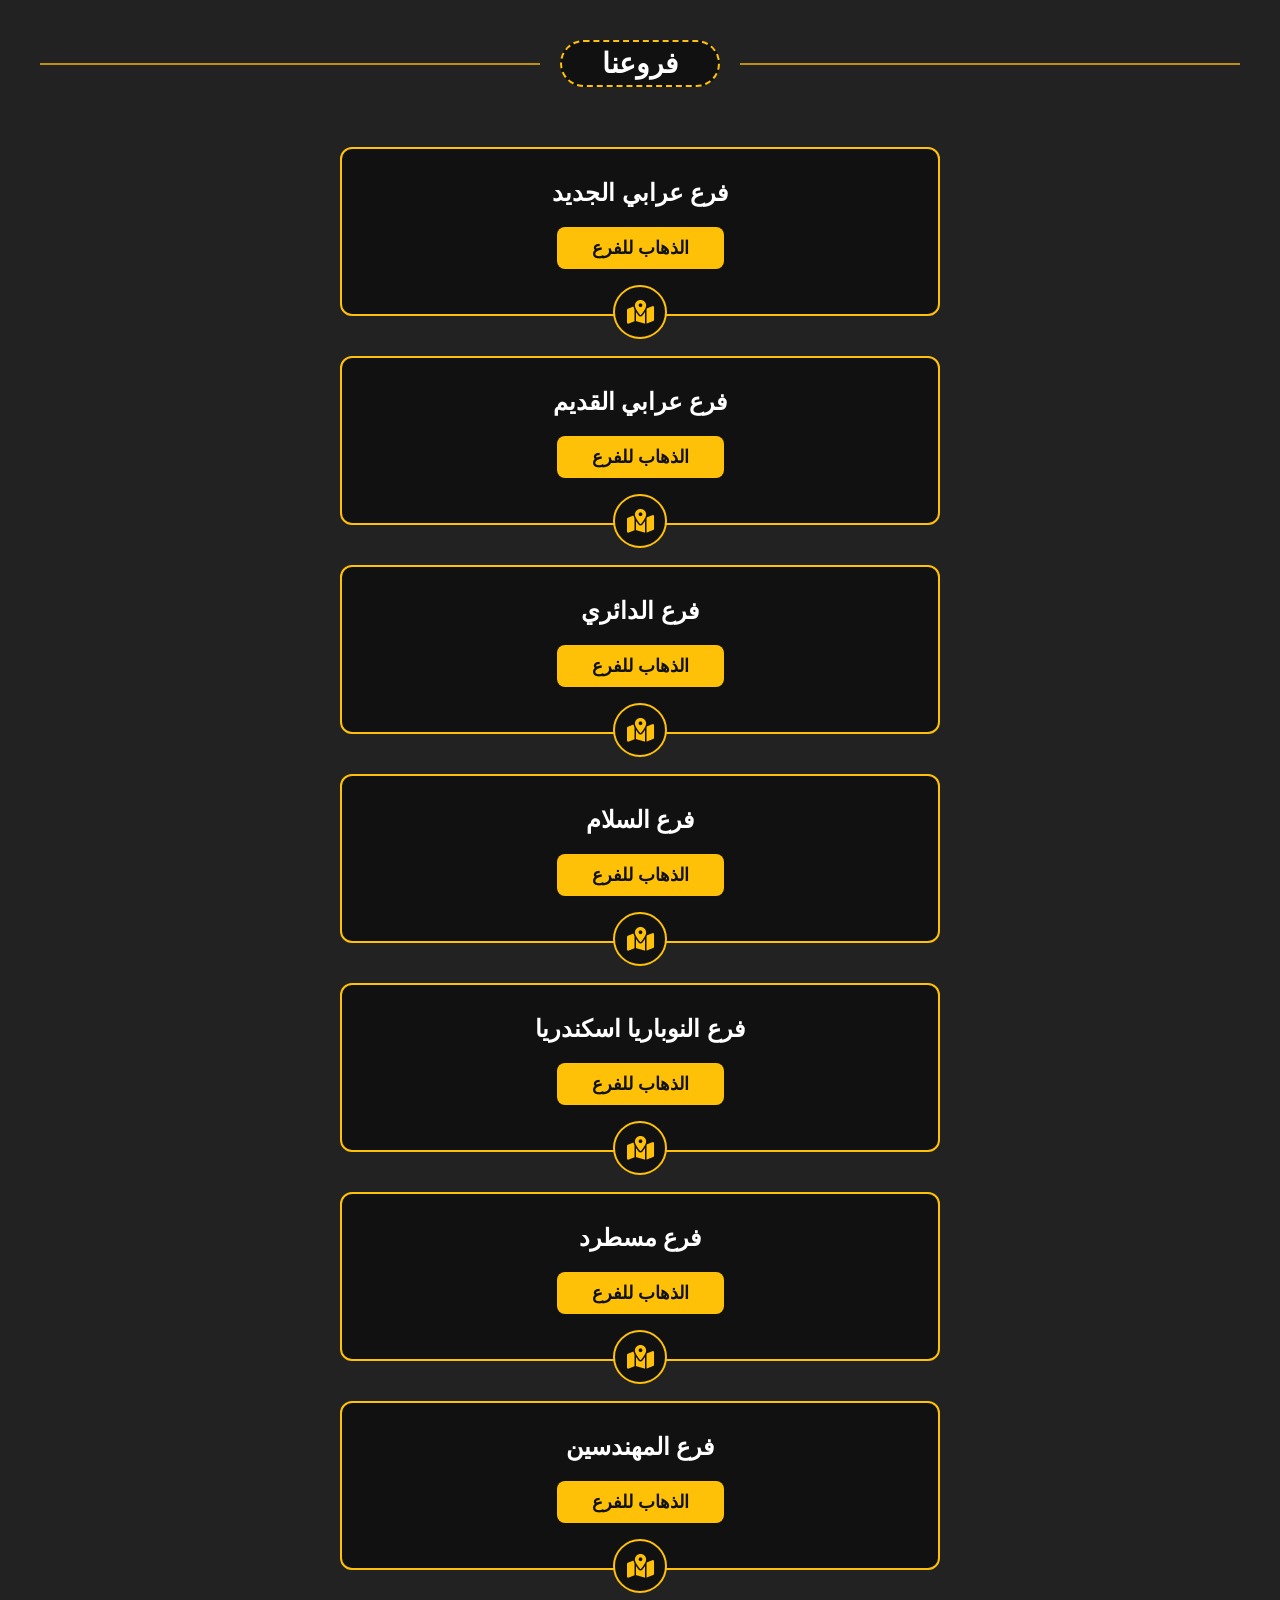
<file: location.html>
<!DOCTYPE html>
<html lang="ar" dir="rtl">
<head>
    <meta charset="UTF-8">
    <meta name="viewport" content="width=device-width, initial-scale=1.0">
    <title>فروعنا - مركز صيانة السيارات</title>

    <!-- مكتبة الأيقونات FontAwesome -->
    <link rel="stylesheet" href="https://cdnjs.cloudflare.com/ajax/libs/font-awesome/6.4.0/css/all.min.css">

    <style>
        :root {
            --primary-gold: #ffc107;
            --dark-bg: #111111;
            --card-bg: #1a1a1a;
            --text-color: #ffffff;
        }

        body {
            margin: 0;
            padding: 0;
            font-family: 'Cairo', sans-serif;
            background-color: #222; 
            color: var(--text-color);
        }

        .container {
            max-width: 1200px;
            margin: 0 auto;
            padding: 40px 20px;
        }

        /* تنسيق العنوان الرئيسي */
        .section-title-wrapper {
            display: flex;
            align-items: center;
            justify-content: center;
            margin-bottom: 60px;
        }

        .section-title-wrapper::before,
        .section-title-wrapper::after {
            content: '';
            flex: 1;
            height: 2px;
            background-color: var(--primary-gold);
            opacity: 0.7;
        }

        .section-title {
            background-color: var(--dark-bg);
            border: 2px dashed var(--primary-gold);
            border-radius: 30px;
            padding: 5px 40px;
            margin: 0 20px;
            font-size: 28px;
            font-weight: 800;
            color: var(--text-color);
            text-align: center;
        }

        /* حاوية الفروع لتكون تحت بعضها */
        .branches-list {
            display: flex;
            flex-direction: column; /* ترتيب العناصر عمودياً */
            gap: 40px; /* المسافة بين الفروع */
            max-width: 600px; /* تحديد عرض أقصى حتى لا يصبح الكارت عريضاً جداً في الشاشات الكبيرة */
            margin: 0 auto; /* توسيط القائمة في المنتصف */
        }

        /* تنسيق كارت الفرع */
        .branch-card {
            background-color: var(--dark-bg);
            border: 2px solid var(--primary-gold);
            border-radius: 12px;
            position: relative;
            display: flex;
            flex-direction: column;
            align-items: center;
            padding: 30px 20px 45px; /* مسافة داخلية مع ترك مساحة سفلية للأيقونة */
            transition: transform 0.3s ease, box-shadow 0.3s ease;
        }

        .branch-card:hover {
            transform: translateY(-5px);
            box-shadow: 0 10px 20px rgba(255, 193, 7, 0.2);
        }

        .branch-card h3 {
            margin: 0 0 20px 0;
            text-align: center;
            font-size: 24px;
            font-weight: 800;
            color: var(--text-color);
        }

        /* تنسيق رابط الفرع (الزر) */
        .branch-link {
            display: inline-block;
            background-color: var(--primary-gold);
            color: var(--dark-bg);
            padding: 10px 35px;
            border-radius: 8px;
            text-decoration: none;
            font-size: 18px;
            font-weight: 800;
            transition: background-color 0.3s ease, transform 0.2s ease;
        }

        .branch-link:hover {
            background-color: #e0a800;
            transform: scale(1.05);
        }

        /* تنسيق الأيقونة الدائرية السفلية */
        .card-icon {
            position: absolute;
            bottom: -25px; /* تخرج من الإطار للأسفل */
            left: 50%;
            transform: translateX(-50%);
            width: 50px;
            height: 50px;
            background-color: var(--dark-bg);
            border: 2px solid var(--primary-gold);
            border-radius: 50%;
            display: flex;
            justify-content: center;
            align-items: center;
            z-index: 10;
        }

        .card-icon i {
            color: var(--primary-gold);
            font-size: 24px;
        }

        /* شاشات الموبايل الصغيرة */
        @media (max-width: 600px) {
            .section-title {
                font-size: 22px;
                padding: 5px 20px;
            }
            .branch-card h3 {
                font-size: 20px;
            }
        }
    </style>
</head>
<body>

    <div class="container">
        <!-- العنوان الرئيسي -->
        <div class="section-title-wrapper">
            <div class="section-title">فروعنا</div>
        </div>

        <!-- قائمة الفروع (تحت بعضها) -->
        <div class="branches-list">

            <!-- كارت الفرع 1 -->
            <div class="branch-card">
                <h3>فرع عرابي الجديد</h3>
                <!-- ضع رابط الخريطة مكان علامة # -->
                <a href="https://maps.app.goo.gl/HaAG7AHSZ2tC26UZ9" class="branch-link">الذهاب للفرع</a>
                <div class="card-icon">
                    <i class="fa-solid fa-map-location-dot"></i>
                </div>
            </div>

            <!-- كارت الفرع 2 -->
            <div class="branch-card">
                <h3>فرع عرابي القديم</h3>
                <!-- ضع رابط الخريطة مكان علامة # -->
                <a href="https://maps.app.goo.gl/JJRqpibkAMNH7dht6" class="branch-link">الذهاب للفرع</a>
                <div class="card-icon">
                    <i class="fa-solid fa-map-location-dot"></i>
                </div>
            </div>

            <!-- كارت الفرع 3 -->
            <div class="branch-card">
                <h3>فرع الدائري</h3>
                <!-- ضع رابط الخريطة مكان علامة # -->
                <a href="https://maps.app.goo.gl/q45GoHNpCwG9wiaCA" class="branch-link">الذهاب للفرع</a>
                <div class="card-icon">
                    <i class="fa-solid fa-map-location-dot"></i>
                </div>
            </div>

            <!-- كارت الفرع 4 -->
            <div class="branch-card">
                <h3>فرع السلام</h3>
                <!-- ضع رابط الخريطة مكان علامة # -->
                <a href="https://maps.app.goo.gl/FULg5qkpFVxuQCGR6" class="branch-link">الذهاب للفرع</a>
                <div class="card-icon">
                    <i class="fa-solid fa-map-location-dot"></i>
                </div>
            </div>

            <!-- كارت الفرع 5 -->
            <div class="branch-card">
                <h3>فرع النوباريا اسكندريا</h3>
                <!-- ضع رابط الخريطة مكان علامة # -->
                <a href="https://maps.app.goo.gl/tsqckzMxJJVK1b8c6" class="branch-link">الذهاب للفرع</a>
                <div class="card-icon">
                    <i class="fa-solid fa-map-location-dot"></i>
                </div>
            </div>

            <!-- كارت الفرع 6 -->
            <div class="branch-card">
                <h3>فرع مسطرد</h3>
                <!-- ضع رابط الخريطة مكان علامة # -->
                <a href="https://maps.app.goo.gl/E3YQBMd6PLoWVGdy8" class="branch-link">الذهاب للفرع</a>
                <div class="card-icon">
                    <i class="fa-solid fa-map-location-dot"></i>
                </div>
            </div>

            <!-- كارت الفرع 7 -->
            <div class="branch-card">
                <h3>فرع المهندسين</h3>
                <!-- ضع رابط الخريطة مكان علامة # -->
                <a href="https://maps.app.goo.gl/11taznBCAXkvD9gQ7" class="branch-link">الذهاب للفرع</a>
                <div class="card-icon">
                    <i class="fa-solid fa-map-location-dot"></i>
                </div>
            </div>

        </div>
    </div>
</body>
</html>
</file>
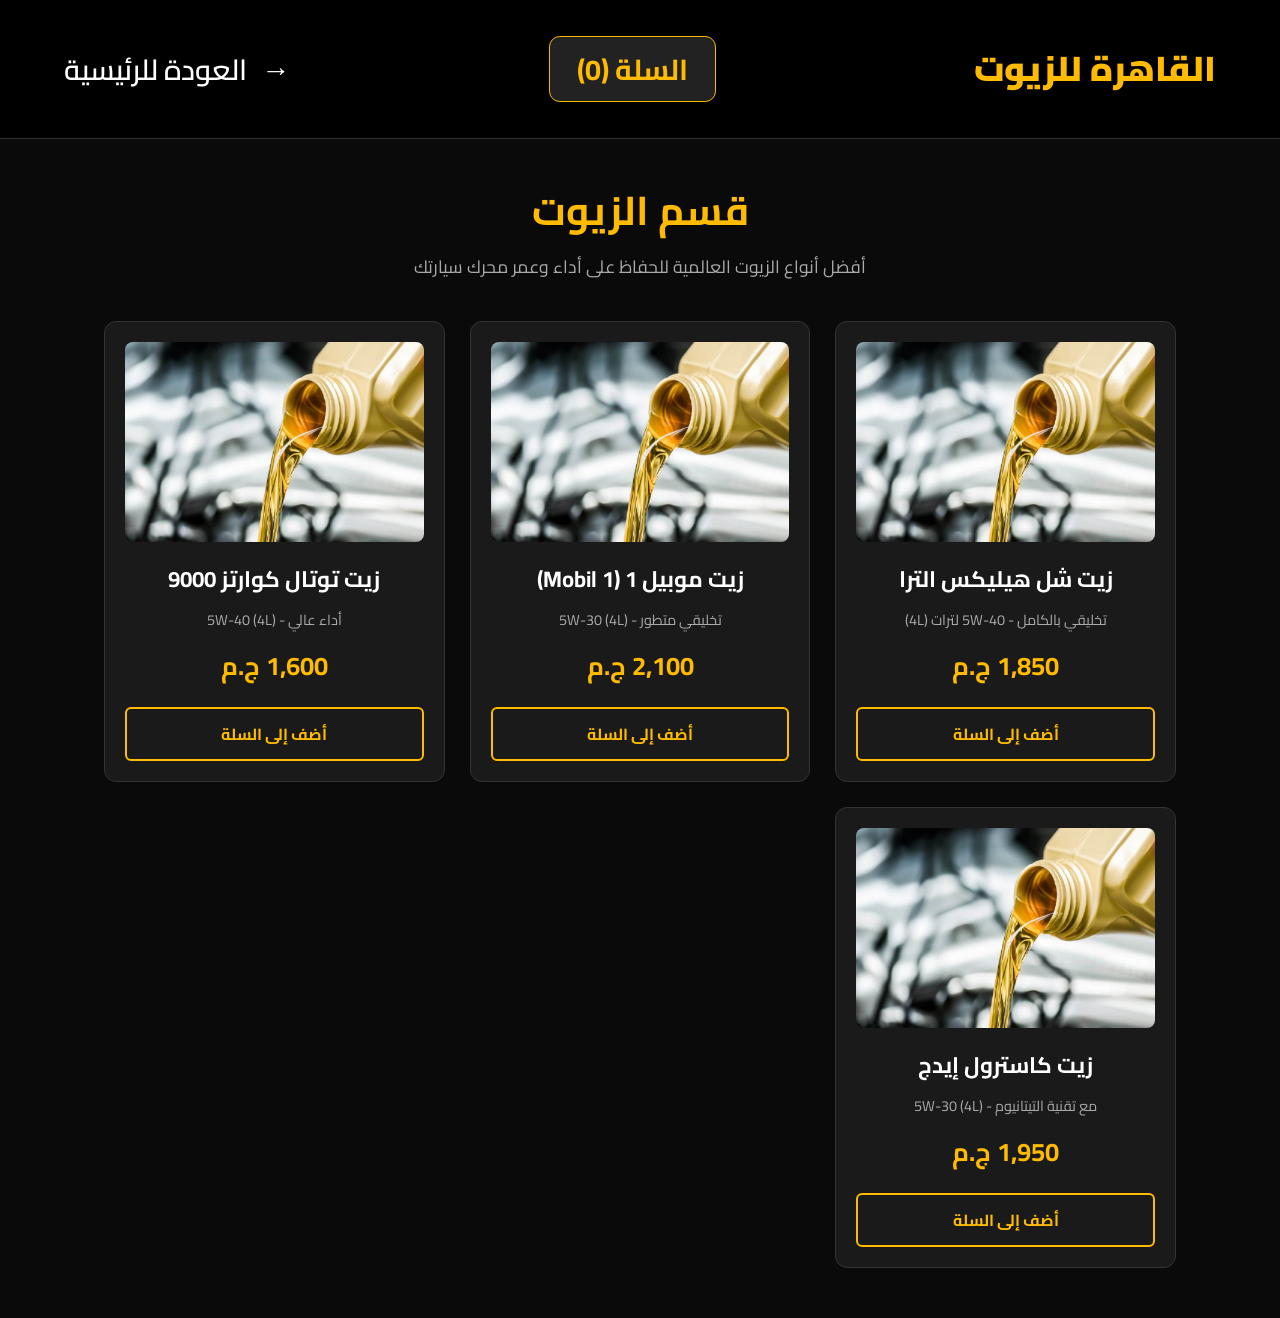
<file: oils.html>
<!DOCTYPE html>
<html lang="ar" dir="rtl">
<head>
    <meta charset="UTF-8">
    <title>قسم الزيوت - القاهرة للإطارات والبطاريات</title>
    <!-- استدعاء خط جوجل للغة العربية -->
    <link href="https://fonts.googleapis.com/css2?family=Cairo:wght@400;600;700;900&display=swap" rel="stylesheet">
     
    <style>
        /* إعدادات الألوان المتناسقة مع تصميمك */
        :root {
            --bg-color: #0a0a0a; /* أسود داكن للخلفية */
            --card-bg: #1a1a1a; /* رمادي داكن للكروت */
            --accent-gold: #ffbb00; /* اللون الذهبي الذي اخترته */
            --text-main: #ffffff; /* أبيض للنصوص الأساسية */
            --text-muted: #aaaaaa; /* رمادي فاتح للتفاصيل */
        }

        * {
            margin: 0;
            padding: 0;
            box-sizing: border-box;
            font-family: 'Cairo', sans-serif;
        }

        body {
            background-color: var(--bg-color);
            color: var(--text-main);
            line-height: 1.6;
        }

        /* شريط علوي بسيط للرجوع للرئيسية */
        header {
            padding: 20px 5%;
            display: flex;
            justify-content: space-between;
            align-items: center;
            border-bottom: 1px solid #333;
            background-color: #000;
        }

        .back-btn {
            color: var(--text-main);
            text-decoration: none;
            font-weight: 600;
            display: flex;
            align-items: center;
            gap: 8px;
            transition: color 0.3s;
        }

        .back-btn:hover {
            color: var(--accent-gold);
        }

        /* عنوان القسم */
        .section-header {
            text-align: center;
            padding: 40px 20px;
        }

        .section-header h1 {
            color: var(--accent-gold);
            font-size: 2.5rem;
            margin-bottom: 10px;
        }

        .section-header p {
            color: var(--text-muted);
            font-size: 1.1rem;
        }

        /* شبكة المنتجات (الكروت) */
        .products-grid {
            display: grid;
            grid-template-columns: repeat(auto-fit, minmax(260px, 1fr));
            gap: 25px;
            padding: 0 5% 50px;
            max-width: 1200px;
            margin: 0 auto;
        }

        /* تصميم الكارت والمربع */
        .product-card {
            background-color: var(--card-bg);
            border: 1px solid #333;
            border-radius: 12px;
            padding: 20px;
            text-align: center;
            transition: all 0.3s ease;
            display: flex;
            flex-direction: column;
            justify-content: space-between;
        }

        /* تأثير عند مرور الماوس (Hover) */
        .product-card:hover {
            transform: translateY(-10px); /* رفع الكارت لأعلى */
            border-color: var(--accent-gold);
            box-shadow: 0 10px 20px rgba(255, 187, 0, 0.15); /* إضاءة ذهبية خفيفة */
        }

        /* مكان صورة المنتج */
        .product-image {
            width: 100%;
            height: 200px;
            background-color: #222;
            border-radius: 8px;
            margin-bottom: 20px;
            display: flex;
            align-items: center;
            justify-content: center;
            color: var(--text-muted);
            background-image: url('image/oils.png');
            background-size: cover;
            background-position: center;
        }

        .product-title {
            font-size: 1.4rem;
            color: var(--text-main);
            margin-bottom: 10px;
        }

        .product-desc {
            color: var(--text-muted);
            font-size: 0.9rem;
            margin-bottom: 15px;
        }

        .product-price {
            font-size: 1.6rem;
            color: var(--accent-gold);
            font-weight: 700;
            margin-bottom: 20px;
        }

        /* زر الشراء */
        .buy-btn {
            background-color: transparent;
            color: var(--accent-gold);
            border: 2px solid var(--accent-gold);
            padding: 10px;
            border-radius: 6px;
            font-size: 1rem;
            font-weight: 700;
            cursor: pointer;
            transition: all 0.3s ease;
            width: 100%;
        }

        .product-card:hover .buy-btn {
            background-color: var(--accent-gold);
            color: #000; /* يتحول الزر للذهبي والكتابة للأسود */
        }
        
        .cart-link {
            color: #ffbb00; /* اللون الذهبي الخاص بك */
            text-decoration: none;
            font-weight: 700;
            background: #222;
            padding: 5px 15px;
            border-radius: 6px;
            border: 1px solid #ffbb00;
            transition: all 0.3s ease;
        }

        .cart-link:hover {
            background-color: #ffbb00;
            color: #000;
        }
        header{
            zoom: 1.8; /* هذا سيكبر الشريط بنسبة 30% */
        }
    </style>
</head>
<body>

    <!-- إضافة عنصر الصوت -->
    <audio id="ClikToAdd" src="sound/add.ogg"></audio>

    <!-- شريط علوي للرجوع -->
    <header>
        <div style="color: var(--accent-gold); font-weight: 900; font-size: 1.2rem;">القاهرة للزيوت</div>
        <a href="cart.html" class="cart-link" id="cartCounter">السلة (0)</a>
        <a href="index.html" class="back-btn">
            <span>&rarr;</span> العودة للرئيسية
        </a>
    </header>

    <!-- عنوان القسم -->
    <div class="section-header">
        <h1>قسم الزيوت</h1>
        <p>أفضل أنواع الزيوت العالمية للحفاظ على أداء وعمر محرك سيارتك</p>
    </div>

    <!-- شبكة المنتجات (الكروت) -->
    <div class="products-grid">
        
        <!-- كارت منتج 1 -->
        <div class="product-card">
            <div class="product-image"></div>
            <div>
                <h3 class="product-title">زيت شل هيليكس الترا</h3>
                <p class="product-desc">تخليقي بالكامل - 5W-40 لترات (4L)</p>
            </div>
            <div>
                <div class="product-price">1,850 ج.م</div>
                <!-- ربط الزر بدالة الإضافة للسلة -->
                <button class="buy-btn" onclick="addToCart('زيت شل هيليكس الترا', 'تخليقي بالكامل - 5W-40 لترات (4L)', 1850, 'image/oils.png')">أضف إلى السلة</button>
            </div>
        </div>

        <!-- كارت منتج 2 -->
        <div class="product-card">
            <div class="product-image"></div>
            <div>
                <h3 class="product-title">زيت موبيل 1 (Mobil 1)</h3>
                <p class="product-desc">تخليقي متطور - 5W-30 (4L)</p>
            </div>
            <div>
                <div class="product-price">2,100 ج.م</div>
                <!-- ربط الزر بدالة الإضافة للسلة -->
                <button class="buy-btn" onclick="addToCart('زيت موبيل 1 (Mobil 1)', 'تخليقي متطور - 5W-30 (4L)', 2100, 'image/oils.png')">أضف إلى السلة</button>
            </div>
        </div>

        <!-- كارت منتج 3 -->
        <div class="product-card">
            <div class="product-image"></div>
            <div>
                <h3 class="product-title">زيت توتال كوارتز 9000</h3>
                <p class="product-desc">أداء عالي - 5W-40 (4L)</p>
            </div>
            <div>
                <div class="product-price">1,600 ج.م</div>
                <!-- ربط الزر بدالة الإضافة للسلة -->
                <button class="buy-btn" onclick="addToCart('زيت توتال كوارتز 9000', 'أداء عالي - 5W-40 (4L)', 1600, 'image/oils.png')">أضف إلى السلة</button>
            </div>
        </div>

        <!-- كارت منتج 4 -->
        <div class="product-card">
            <div class="product-image"></div>
            <div>
                <h3 class="product-title">زيت كاسترول إيدج</h3>
                <p class="product-desc">مع تقنية التيتانيوم - 5W-30 (4L)</p>
            </div>
            <div>
                <div class="product-price">1,950 ج.م</div>
                <!-- ربط الزر بدالة الإضافة للسلة -->
                <button class="buy-btn" onclick="addToCart('زيت كاسترول إيدج', 'مع تقنية التيتانيوم - 5W-30 (4L)', 1950, 'image/oils.png')">أضف إلى السلة</button>
            </div>
        </div>

    </div>
    
    <script>
        // تعريف متغيرات الصوت واسم السلة في LocalStorage
        const clikSound = document.getElementById('ClikToAdd');
        const CART_KEY = 'cairo_cart';

        function updateCartCount() {
            let cart = JSON.parse(localStorage.getItem(CART_KEY)) || [];
            
            let totalItems = 0;
            cart.forEach(item => {
                totalItems += item.qty; 
            });

            const counterElement = document.getElementById('cartCounter');
            if (counterElement) {
                counterElement.innerText = `السلة (${totalItems})`;
            }
        }

        // دالة إضافة المنتج إلى السلة
        function addToCart(productName, productDesc, productPrice, productImage) {
            // تشغيل تأثير الصوت
            if (clikSound) {
                clikSound.currentTime = 0; 
                clikSound.play();
            }

            // استدعاء البيانات من السلة أو إنشاء سلة جديدة
            let cart = JSON.parse(localStorage.getItem(CART_KEY)) || [];
            
            // التحقق مما إذا كان المنتج موجوداً بالفعل في السلة
            let existingItem = cart.find(item => item.name === productName);

            if (existingItem) {
                // إذا كان موجوداً، زد الكمية
                existingItem.qty += 1;
            } else {
                // إذا لم يكن موجوداً، أضفه كعنصر جديد
                cart.push({
                    name: productName,
                    desc: productDesc,
                    price: productPrice,
                    qty: 1,
                    image: productImage
                });
            }

            // حفظ السلة وتحديث العداد
            localStorage.setItem(CART_KEY, JSON.stringify(cart));
            updateCartCount(); 
            
            alert('تم إضافة المنتج بنجاح إلى السلة!');
        }

        // تشغيل العداد فور تحميل الصفحة
        window.addEventListener('load', updateCartCount);
    </script>
</body>
</html>
</file>
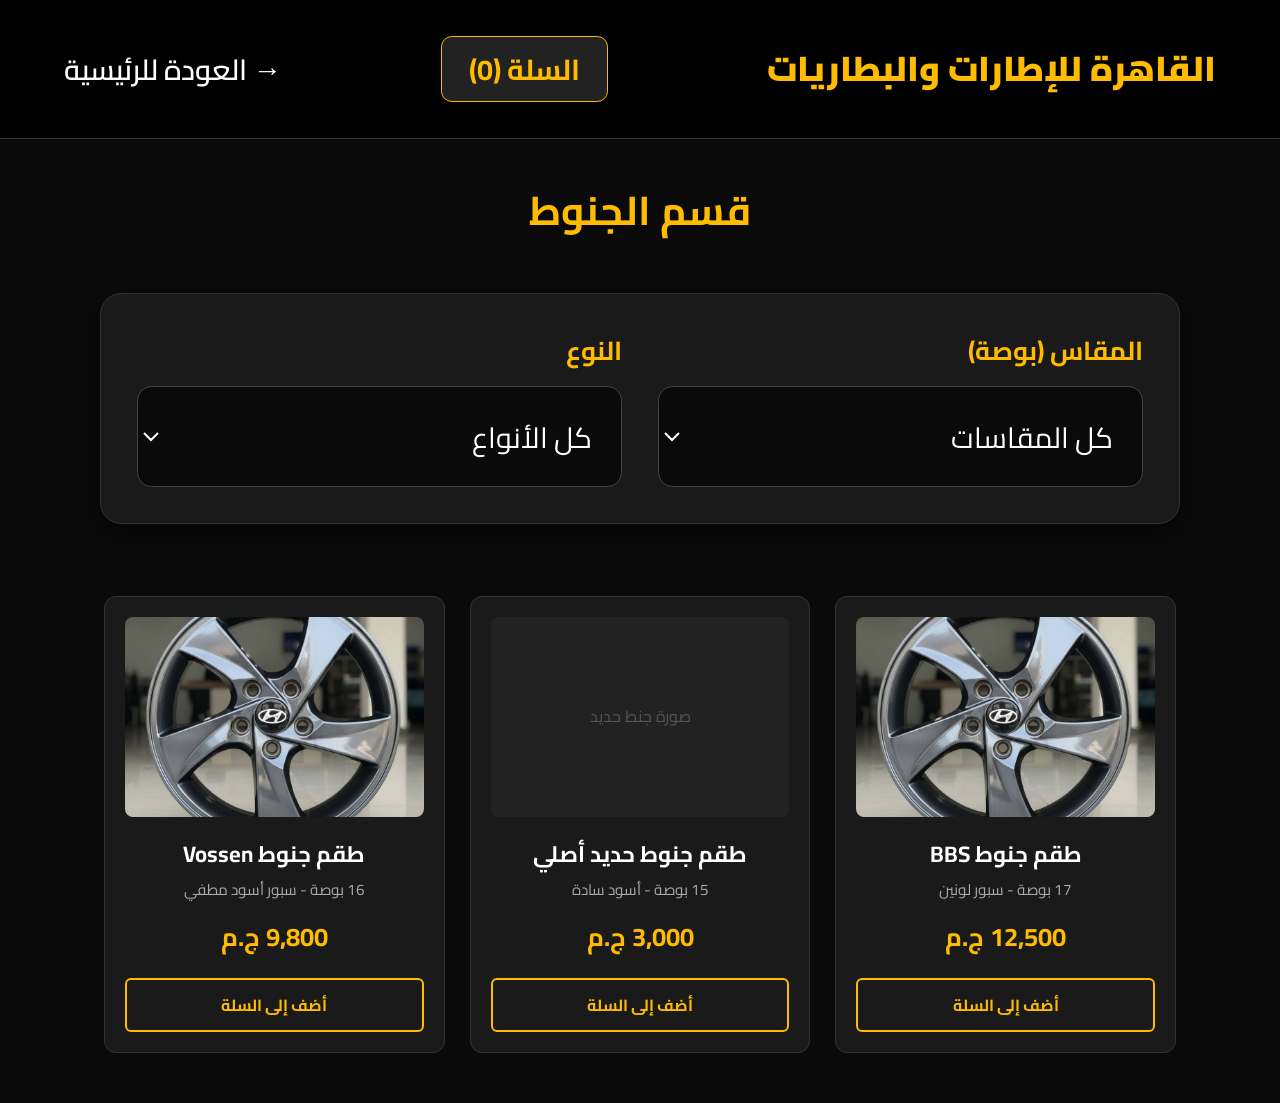
<file: rims.html>
<!DOCTYPE html>
<html lang="ar" dir="rtl">
<head>
    <meta charset="UTF-8">
    <title>قسم الجنوط - القاهرة للإطارات والبطاريات</title>
    <!-- خطوط جوجل -->
    <link href="https://fonts.googleapis.com/css2?family=Cairo:wght@400;600;700;900&display=swap" rel="stylesheet">
     
    <style>
        :root {
            --bg-color: #0a0a0a;
            --card-bg: #1a1a1a;
            --accent-gold: #ffbb00;
            --text-main: #ffffff;
            --text-muted: #aaaaaa;
        }

        * {
            margin: 0;
            padding: 0;
            box-sizing: border-box;
            font-family: 'Cairo', sans-serif;
        }

        body {
            background-color: var(--bg-color);
            color: var(--text-main);
            line-height: 1.6;
        }

        header {
            padding: 20px 5%;
            display: flex;
            justify-content: space-between;
            align-items: center;
            border-bottom: 1px solid #333;
            background-color: #000;
        }

        .back-btn {
            color: var(--text-main);
            text-decoration: none;
            font-weight: 600;
            transition: color 0.3s;
        }

        .back-btn:hover { color: var(--accent-gold); }

        .section-header {
            text-align: center;
            padding: 40px 20px;
        }

        .section-header h1 {
            color: var(--accent-gold);
            font-size: 2.5rem;
            margin-bottom: 10px;
        }

        /* الفلتر */
        .filter-container {
            background-color: var(--card-bg);
            border: 1px solid #333;
            border-radius: 12px;
            padding: 20px;
            margin: 0 auto 40px;
            max-width: 600px;
            display: flex;
            gap: 20px;
            justify-content: center;
            box-shadow: 0 5px 15px rgba(0,0,0,0.5);
        }

        .filter-group {
            display: flex;
            flex-direction: column;
            gap: 8px;
            flex: 1;
        }

        .filter-group label {
            color: var(--accent-gold);
            font-weight: 700;
            font-size: 0.9rem;
        }

        .filter-group select {
            background-color: var(--bg-color);
            color: var(--text-main);
            border: 1px solid #444;
            padding: 12px;
            border-radius: 8px;
            font-size: 1rem;
            outline: none;
            cursor: pointer;
        }

        .filter-group select:focus { border-color: var(--accent-gold); }

        /* الكروت */
        .products-grid {
            display: grid;
            grid-template-columns: repeat(auto-fit, minmax(260px, 1fr));
            gap: 25px;
            padding: 0 5% 50px;
            max-width: 1200px;
            margin: 0 auto;
        }

        .product-card {
            background-color: var(--card-bg);
            border: 1px solid #333;
            border-radius: 12px;
            padding: 20px;
            text-align: center;
            transition: transform 0.3s ease, border-color 0.3s ease;
            display: flex;
            flex-direction: column;
            justify-content: space-between;
        }

        .product-card:hover {
            transform: translateY(-10px);
            border-color: var(--accent-gold);
        }

        .product-image {
            width: 100%;
            height: 200px;
            border-radius: 8px;
            margin-bottom: 20px;
            background-color: #222;
            background-image: url('image/rims.jpg');
            background-size: cover;
            background-position: center;
        }

        .product-title {
            font-size: 1.4rem;
            color: var(--text-main);
            margin-bottom: 5px;
        }

        .product-desc {
            color: var(--text-muted);
            font-size: 0.95rem;
            margin-bottom: 15px;
        }

        .product-price {
            font-size: 1.6rem;
            color: var(--accent-gold);
            font-weight: 700;
            margin-bottom: 20px;
        }

        .buy-btn {
            background-color: transparent;
            color: var(--accent-gold);
            border: 2px solid var(--accent-gold);
            padding: 10px;
            border-radius: 6px;
            font-size: 1rem;
            font-weight: 700;
            cursor: pointer;
            transition: all 0.3s ease;
            width: 100%;
        }

        .product-card:hover .buy-btn {
            background-color: var(--accent-gold);
            color: #000;
        }

        .no-results {
            display: none;
            text-align: center;
            color: var(--text-muted);
            font-size: 1.2rem;
            grid-column: 1 / -1;
            padding: 40px;
        }
        
        .cart-link {
            color: #ffbb00;
            text-decoration: none;
            font-weight: 700;
            background: #222;
            padding: 5px 15px;
            border-radius: 6px;
            border: 1px solid #ffbb00;
            transition: all 0.3s ease;
        }

        .cart-link:hover {
            background-color: #ffbb00;
            color: #000;
        }
        header,.filter-container{
            zoom: 1.8; /* هذا سيكبر الشريط بنسبة 30% */
        }
    </style>
</head>
<body>

    <!-- إضافة عنصر الصوت -->
    <audio id="ClikToAdd" src="sound/add.ogg"></audio>

    <header>
        <div style="color: var(--accent-gold); font-weight: 900; font-size: 1.2rem;">القاهرة للإطارات والبطاريات</div>
        <a href="cart.html" class="cart-link" id="cartCounter">السلة (0)</a>
        <a href="index.html" class="back-btn">&rarr; العودة للرئيسية</a>
    </header>

    <div class="section-header">
        <h1>قسم الجنوط</h1>
    </div>

    <!-- فلتر الجنوط -->
    <div class="filter-container">
        <div class="filter-group">
            <label for="sizeFilter">المقاس (بوصة)</label>
            <select id="sizeFilter" onchange="filterRims()">
                <option value="all">كل المقاسات</option>
                <option value="15">15 بوصة</option>
                <option value="16">16 بوصة</option>
                <option value="17">17 بوصة</option>
                <option value="18">18 بوصة</option>
            </select>
        </div>

        <div class="filter-group">
            <label for="typeFilter">النوع</label>
            <select id="typeFilter" onchange="filterRims()">
                <option value="all">كل الأنواع</option>
                <option value="sport">سبور (ألمنيوم)</option>
                <option value="steel">حديد</option>
            </select>
        </div>
    </div>

    <!-- شبكة الجنوط -->
    <div class="products-grid" id="rimsGrid">
        
        <div class="product-card" data-size="17" data-type="sport">
            <div class="product-image"></div>
            <div>
                <h3 class="product-title">طقم جنوط BBS</h3>
                <p class="product-desc">17 بوصة - سبور لونين</p>
            </div>
            <div>
                <div class="product-price">12,500 ج.م</div>
                <!-- استدعاء دالة الإضافة للسلة -->
                <button class="buy-btn" onclick="addToCart('طقم جنوط BBS', '17 بوصة - سبور لونين', 12500, 'image/rims.jpg')">أضف إلى السلة</button>
            </div>
        </div>

        <div class="product-card" data-size="15" data-type="steel">
            <div class="product-image" style="background-image: none; display:flex; align-items:center; justify-content:center; color:#555;">صورة جنط حديد</div>
            <div>
                <h3 class="product-title">طقم جنوط حديد أصلي</h3>
                <p class="product-desc">15 بوصة - أسود سادة</p>
            </div>
            <div>
                <div class="product-price">3,000 ج.م</div>
                <!-- استدعاء دالة الإضافة للسلة -->
                <button class="buy-btn" onclick="addToCart('طقم جنوط حديد أصلي', '15 بوصة - أسود سادة', 3000, 'image/rims.jpg')">أضف إلى السلة</button>
            </div>
        </div>

        <div class="product-card" data-size="16" data-type="sport">
            <div class="product-image"></div>
            <div>
                <h3 class="product-title">طقم جنوط Vossen</h3>
                <p class="product-desc">16 بوصة - سبور أسود مطفي</p>
            </div>
            <div>
                <div class="product-price">9,800 ج.م</div>
                <!-- استدعاء دالة الإضافة للسلة -->
                <button class="buy-btn" onclick="addToCart('طقم جنوط Vossen', '16 بوصة - سبور أسود مطفي', 9800, 'image/rims.jpg')">أضف إلى السلة</button>
            </div>
        </div>

        <!-- رسالة الخطأ -->
        <div id="noResults" class="no-results">
            عفواً، لا يوجد جنوط متطابقة مع بحثك حالياً.
        </div>

    </div>

    <script>
        // المتغيرات الأساسية للسلة والصوت
        const clikSound = document.getElementById('ClikToAdd');
        const CART_KEY = 'cairo_cart';

        // دالة الفلترة (بقيت كما هي)
        function filterRims() {
            const selectedSize = document.getElementById('sizeFilter').value;
            const selectedType = document.getElementById('typeFilter').value;
            
            const cards = document.querySelectorAll('.product-card');
            let hasVisibleCards = false;

            cards.forEach(card => {
                const cardSize = card.getAttribute('data-size');
                const cardType = card.getAttribute('data-type');

                const sizeMatch = (selectedSize === 'all' || cardSize === selectedSize);
                const typeMatch = (selectedType === 'all' || cardType === selectedType);

                if (sizeMatch && typeMatch) {
                    card.style.display = 'flex'; 
                    hasVisibleCards = true;
                } else {
                    card.style.display = 'none';
                }
            });

            document.getElementById('noResults').style.display = hasVisibleCards ? 'none' : 'block';
        }
        
        // دالة تحديث عداد السلة
        function updateCartCount() {
            let cart = JSON.parse(localStorage.getItem(CART_KEY)) || [];
            
            let totalItems = 0;
            cart.forEach(item => {
                totalItems += item.qty; 
            });

            const counterElement = document.getElementById('cartCounter');
            if (counterElement) {
                counterElement.innerText = `السلة (${totalItems})`;
            }
        }

        // دالة إضافة المنتج إلى السلة
        function addToCart(productName, productDesc, productPrice, productImage) {
            // تشغيل تأثير الصوت
            if (clikSound) {
                clikSound.currentTime = 0; 
                clikSound.play();
            }

            // استدعاء البيانات من السلة أو إنشاء سلة جديدة
            let cart = JSON.parse(localStorage.getItem(CART_KEY)) || [];
            
            // التحقق مما إذا كان المنتج موجوداً بالفعل في السلة
            let existingItem = cart.find(item => item.name === productName);

            if (existingItem) {
                existingItem.qty += 1;
            } else {
                cart.push({
                    name: productName,
                    desc: productDesc,
                    price: productPrice,
                    qty: 1,
                    image: productImage
                });
            }

            // حفظ السلة وتحديث العداد
            localStorage.setItem(CART_KEY, JSON.stringify(cart));
            updateCartCount(); 
            
            alert('تم إضافة المنتج بنجاح إلى السلة!');
        }

        // تشغيل العداد فور تحميل الصفحة
        window.addEventListener('load', updateCartCount);
    </script>

</body>
</html>
</file>
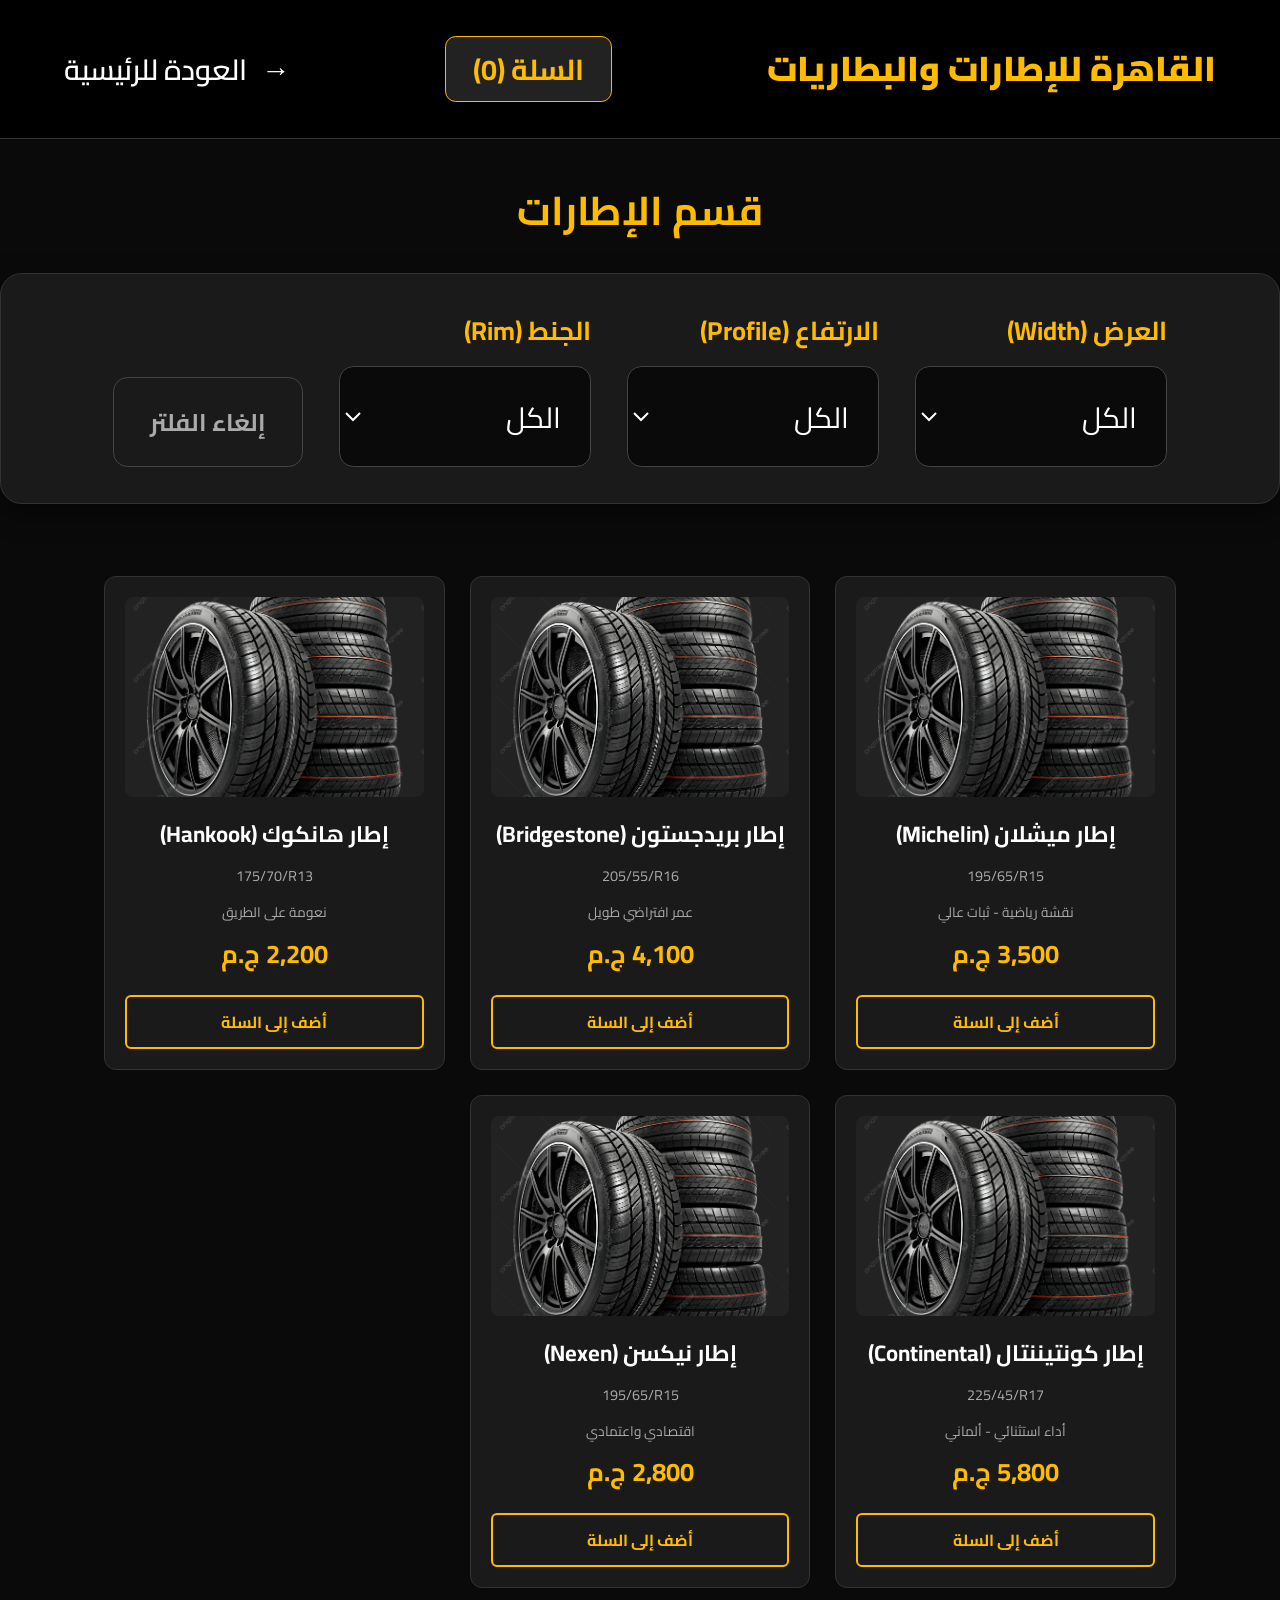
<file: tires.html>
<!DOCTYPE html>
<html lang="ar" dir="rtl">
<head>
    <meta charset="UTF-8">
    <title>قسم الإطارات - القاهرة للإطارات والبطاريات</title>
    <!-- استدعاء خط جوجل للغة العربية -->
    <link href="https://fonts.googleapis.com/css2?family=Cairo:wght@400;600;700;900&display=swap" rel="stylesheet">
    
    <style>
        /* إعدادات الألوان المتناسقة */
        :root {
            --bg-color: #0a0a0a;
            --card-bg: #1a1a1a;
            --accent-gold: #ffbb00;
            --text-main: #ffffff;
            --text-muted: #aaaaaa;
        }

        * {
            margin: 0;
            padding: 0;
            box-sizing: border-box;
            font-family: 'Cairo', sans-serif;
        }

        body {
            background-color: var(--bg-color);
            color: var(--text-main);
            line-height: 1.6;
        }

        /* شريط علوي بسيط */
        header {
            padding: 20px 5%;
            display: flex;
            justify-content: space-between;
            align-items: center;
            border-bottom: 1px solid #333;
            background-color: #000;
        }

        .back-btn {
            color: var(--text-main);
            text-decoration: none;
            font-weight: 600;
            display: flex;
            align-items: center;
            gap: 8px;
            transition: color 0.3s;
        }

        .back-btn:hover {
            color: var(--accent-gold);
        }

        /* عنوان القسم */
        .section-header {
            text-align: center;
            padding: 40px 20px 20px;
        }

        .section-header h1 {
            color: var(--accent-gold);
            font-size: 2.5rem;
            margin-bottom: 10px;
        }

        .section-header p {
            color: var(--text-muted);
            font-size: 1.1rem;
        }

        /* ----- تصميم الفلتر (البحث بالمقاس) ----- */
        .filter-container {
            background-color: var(--card-bg);
            border: 1px solid #333;
            border-radius: 12px;
            padding: 20px;
            margin: 0 auto 40px;
            max-width: 800px;
            display: flex;
            flex-wrap: wrap;
            gap: 20px;
            justify-content: center;
            align-items: flex-end;
            box-shadow: 0 5px 15px rgba(0,0,0,0.5);
        }

        .filter-group {
            display: flex;
            flex-direction: column;
            gap: 8px;
        }

        .filter-group label {
            color: var(--accent-gold);
            font-weight: 700;
            font-size: 0.9rem;
        }

        .filter-group select {
            background-color: var(--bg-color);
            color: var(--text-main);
            border: 1px solid #444;
            padding: 12px;
            border-radius: 8px;
            font-size: 1rem;
            min-width: 140px;
            outline: none;
            cursor: pointer;
            transition: border-color 0.3s;
        }

        .filter-group select:focus,
        .filter-group select:hover {
            border-color: var(--accent-gold);
        }

        .reset-btn {
            background-color: transparent;
            color: var(--text-muted);
            border: 1px solid #444;
            padding: 12px 20px;
            border-radius: 8px;
            cursor: pointer;
            font-weight: 700;
            transition: all 0.3s;
        }

        .reset-btn:hover {
            background-color: #333;
            color: white;
        }

        /* شبكة المنتجات */
        .products-grid {
            display: grid;
            grid-template-columns: repeat(auto-fit, minmax(260px, 1fr));
            gap: 25px;
            padding: 0 5% 50px;
            max-width: 1200px;
            margin: 0 auto;
        }

        .product-card {
            background-color: var(--card-bg);
            border: 1px solid #333;
            border-radius: 12px;
            padding: 20px;
            text-align: center;
            transition: all 0.3s ease;
            display: flex;
            flex-direction: column;
            justify-content: space-between;
        }

        .product-card:hover {
            transform: translateY(-10px);
            border-color: var(--accent-gold);
            box-shadow: 0 10px 20px rgba(255, 187, 0, 0.15);
        }

        .product-image {
            width: 100%;
            height: 200px;
            background-color: #222;
            border-radius: 8px;
            margin-bottom: 20px;
            display: flex;
            align-items: center;
            justify-content: center;
            /* صورة إطار كخلفية */
            background-image: url('image/tires.png');
            background-size: cover;
            background-position: center;
        }

        .product-title {
            font-size: 1.4rem;
            color: var(--text-main);
            margin-bottom: 10px;
        }

        .product-desc {
            color: var(--text-muted);
            font-size: 0.9rem;
            margin-bottom: 15px;
            direction: ltr; /* لجعل الأرقام تظهر بشكل صحيح */
            display: inline-block;
        }

        .product-price {
            font-size: 1.6rem;
            color: var(--accent-gold);
            font-weight: 700;
            margin-bottom: 20px;
        }

        .buy-btn {
            background-color: transparent;
            color: var(--accent-gold);
            border: 2px solid var(--accent-gold);
            padding: 10px;
            border-radius: 6px;
            font-size: 1rem;
            font-weight: 700;
            cursor: pointer;
            transition: all 0.3s ease;
            width: 100%;
        }

        .product-card:hover .buy-btn {
            background-color: var(--accent-gold);
            color: #000;
        }

        /* رسالة عند عدم وجود مقاس متطابق */
        .no-results {
            display: none;
            text-align: center;
            color: var(--text-muted);
            font-size: 1.2rem;
            grid-column: 1 / -1;
            padding: 40px;
        }
        
        .cart-link {
            color: #ffbb00; /* اللون الذهبي الخاص بك */
            text-decoration: none;
            font-weight: 700;
            background: #222;
            padding: 5px 15px;
            border-radius: 6px;
            border: 1px solid #ffbb00;
            transition: all 0.3s ease;
        }

        .cart-link:hover {
            background-color: #ffbb00;
            color: #000;
        }
        header,.filter-container{
            zoom: 1.8; /* هذا سيكبر الشريط بنسبة 30% */
        }
    </style>
</head>
<body>
    <!-- عنصر الصوت تمت إضافته هنا -->
    <audio id="ClikToAdd" src="sound/add.ogg"></audio>

    <!-- شريط علوي -->
    <header>
        <div style="color: var(--accent-gold); font-weight: 900; font-size: 1.2rem;">القاهرة للإطارات والبطاريات</div>
        <a href="cart.html" class="cart-link" id="cartCounter">السلة (0)</a>
        <a href="index.html" class="back-btn">
            <span>&rarr;</span> العودة للرئيسية
        </a>
    </header>

    <!-- عنوان القسم -->
    <div class="section-header">
        <h1>قسم الإطارات</h1>
    </div>

    <!-- فلتر البحث بالمقاس -->
    <div class="filter-container">
        <!-- العرض -->
        <div class="filter-group">
            <label for="width">العرض (Width)</label>
            <select id="width" onchange="filterTires()">
                <option value="all">الكل</option>
                <option value="175">175</option>
                <option value="185">185</option>
                <option value="195">195</option>
                <option value="205">205</option>
                <option value="225">225</option>
            </select>
        </div>

        <!-- الارتفاع -->
        <div class="filter-group">
            <label for="profile">الارتفاع (Profile)</label>
            <select id="profile" onchange="filterTires()">
                <option value="all">الكل</option>
                <option value="45">45</option>
                <option value="50">50</option>
                <option value="55">55</option>
                <option value="60">60</option>
                <option value="65">65</option>
                <option value="70">70</option>
            </select>
        </div>

        <!-- الجنط -->
        <div class="filter-group">
            <label for="rim">الجنط (Rim)</label>
            <select id="rim" onchange="filterTires()">
                <option value="all">الكل</option>
                <option value="13">R 13</option>
                <option value="14">R 14</option>
                <option value="15">R 15</option>
                <option value="16">R 16</option>
                <option value="17">R 17</option>
            </select>
        </div>

        <button class="reset-btn" onclick="resetFilters()">إلغاء الفلتر</button>
    </div>

    <!-- شبكة المنتجات (الكروت) -->
    <div class="products-grid" id="tiresGrid">
        
        <!-- كارت منتج 1 -->
        <div class="product-card" data-width="195" data-profile="65" data-rim="15">
            <div class="product-image"></div>
            <div>
                <h3 class="product-title">إطار ميشلان (Michelin)</h3>
                <p class="product-desc">195/65/R15</p>
                <p style="color: var(--text-muted); font-size: 0.85rem; margin-bottom: 10px;">نقشة رياضية - ثبات عالي</p>
            </div>
            <div>
                <div class="product-price">3,500 ج.م</div>
                <!-- تمت إضافة onclick هنا -->
                <button class="buy-btn" onclick="addToCart('إطار ميشلان (Michelin)', '195/65/R15', 3500, 'image/tires.png')">أضف إلى السلة</button>
            </div>
        </div>

        <!-- كارت منتج 2 -->
        <div class="product-card" data-width="205" data-profile="55" data-rim="16">
            <div class="product-image"></div>
            <div>
                <h3 class="product-title">إطار بريدجستون (Bridgestone)</h3>
                <p class="product-desc">205/55/R16</p>
                <p style="color: var(--text-muted); font-size: 0.85rem; margin-bottom: 10px;">عمر افتراضي طويل</p>
            </div>
            <div>
                <div class="product-price">4,100 ج.م</div>
                <!-- تمت إضافة onclick هنا -->
                <button class="buy-btn" onclick="addToCart('إطار بريدجستون (Bridgestone)', '205/55/R16', 4100, 'image/tires.png')">أضف إلى السلة</button>
            </div>
        </div>

        <!-- كارت منتج 3 -->
        <div class="product-card" data-width="175" data-profile="70" data-rim="13">
            <div class="product-image"></div>
            <div>
                <h3 class="product-title">إطار هانكوك (Hankook)</h3>
                <p class="product-desc">175/70/R13</p>
                <p style="color: var(--text-muted); font-size: 0.85rem; margin-bottom: 10px;">نعومة على الطريق</p>
            </div>
            <div>
                <div class="product-price">2,200 ج.م</div>
                <!-- تمت إضافة onclick هنا -->
                <button class="buy-btn" onclick="addToCart('إطار هانكوك (Hankook)', '175/70/R13', 2200, 'image/tires.png')">أضف إلى السلة</button>
            </div>
        </div>

        <!-- كارت منتج 4 -->
        <div class="product-card" data-width="225" data-profile="45" data-rim="17">
            <div class="product-image"></div>
            <div>
                <h3 class="product-title">إطار كونتيننتال (Continental)</h3>
                <p class="product-desc">225/45/R17</p>
                <p style="color: var(--text-muted); font-size: 0.85rem; margin-bottom: 10px;">أداء استثنائي - ألماني</p>
            </div>
            <div>
                <div class="product-price">5,800 ج.م</div>
                <!-- تمت إضافة onclick هنا -->
                <button class="buy-btn" onclick="addToCart('إطار كونتيننتال (Continental)', '225/45/R17', 5800, 'image/tires.png')">أضف إلى السلة</button>
            </div>
        </div>
        
        <!-- كارت منتج 5 -->
        <div class="product-card" data-width="195" data-profile="65" data-rim="15">
            <div class="product-image"></div>
            <div>
                <h3 class="product-title">إطار نيكسن (Nexen)</h3>
                <p class="product-desc">195/65/R15</p>
                <p style="color: var(--text-muted); font-size: 0.85rem; margin-bottom: 10px;">اقتصادي واعتمادي</p>
            </div>
            <div>
                <div class="product-price">2,800 ج.م</div>
                <!-- تمت إضافة onclick هنا -->
                <button class="buy-btn" onclick="addToCart('إطار نيكسن (Nexen)', '195/65/R15', 2800, 'image/tires.png')">أضف إلى السلة</button>
            </div>
        </div>

        <!-- رسالة الخطأ -->
        <div id="noResults" class="no-results">
            عفواً، لا يوجد إطارات متوفرة بهذا المقاس حالياً.
        </div>

    </div>

    <!-- سكريبت الفلترة والسلة -->
    <script>
        // --- 1. متغيرات السلة والصوت ---
        const clikSound = document.getElementById('ClikToAdd');
        const CART_KEY = 'cairo_cart';

        // --- 2. دوال الفلترة الخاصة بالإطارات ---
        function filterTires() {
            const selectedWidth = document.getElementById('width').value;
            const selectedProfile = document.getElementById('profile').value;
            const selectedRim = document.getElementById('rim').value;
            
            const cards = document.querySelectorAll('.product-card');
            let hasVisibleCards = false;

            cards.forEach(card => {
                const cardWidth = card.getAttribute('data-width');
                const cardProfile = card.getAttribute('data-profile');
                const cardRim = card.getAttribute('data-rim');

                const widthMatch = (selectedWidth === 'all' || selectedWidth === cardWidth);
                const profileMatch = (selectedProfile === 'all' || selectedProfile === cardProfile);
                const rimMatch = (selectedRim === 'all' || selectedRim === cardRim);

                if (widthMatch && profileMatch && rimMatch) {
                    card.style.display = 'flex';
                    hasVisibleCards = true;
                } else {
                    card.style.display = 'none';
                }
            });

            const noResultsMessage = document.getElementById('noResults');
            if (hasVisibleCards) {
                noResultsMessage.style.display = 'none';
            } else {
                noResultsMessage.style.display = 'block';
            }
        }

        function resetFilters() {
            document.getElementById('width').value = 'all';
            document.getElementById('profile').value = 'all';
            document.getElementById('rim').value = 'all';
            filterTires();
        }

        // --- 3. دوال السلة (إضافة وتحديث العداد) ---
        function updateCartCount() {
            let cart = JSON.parse(localStorage.getItem(CART_KEY)) || [];
            
            let totalItems = 0;
            cart.forEach(item => {
                totalItems += item.qty; 
            });

            const counterElement = document.getElementById('cartCounter');
            if (counterElement) {
                counterElement.innerText = `السلة (${totalItems})`;
            }
        }

        function addToCart(productName, productDesc, productPrice, productImage) {
            // تشغيل الصوت
            if (clikSound) {
                clikSound.currentTime = 0; 
                clikSound.play();
            }

            // جلب السلة
            let cart = JSON.parse(localStorage.getItem(CART_KEY)) || [];
            let existingItem = cart.find(item => item.name === productName);

            if (existingItem) {
                existingItem.qty += 1;
            } else {
                cart.push({
                    name: productName,
                    desc: productDesc,
                    price: productPrice,
                    qty: 1,
                    image: productImage
                });
            }

            // حفظ السلة وتحديث العداد
            localStorage.setItem(CART_KEY, JSON.stringify(cart));
            updateCartCount(); 
            
            alert('تم إضافة المنتج بنجاح إلى السلة!');
        }

        // تشغيل العداد فور تحميل الصفحة
        window.addEventListener('load', updateCartCount);

    </script>
</body>
</html>
</file>
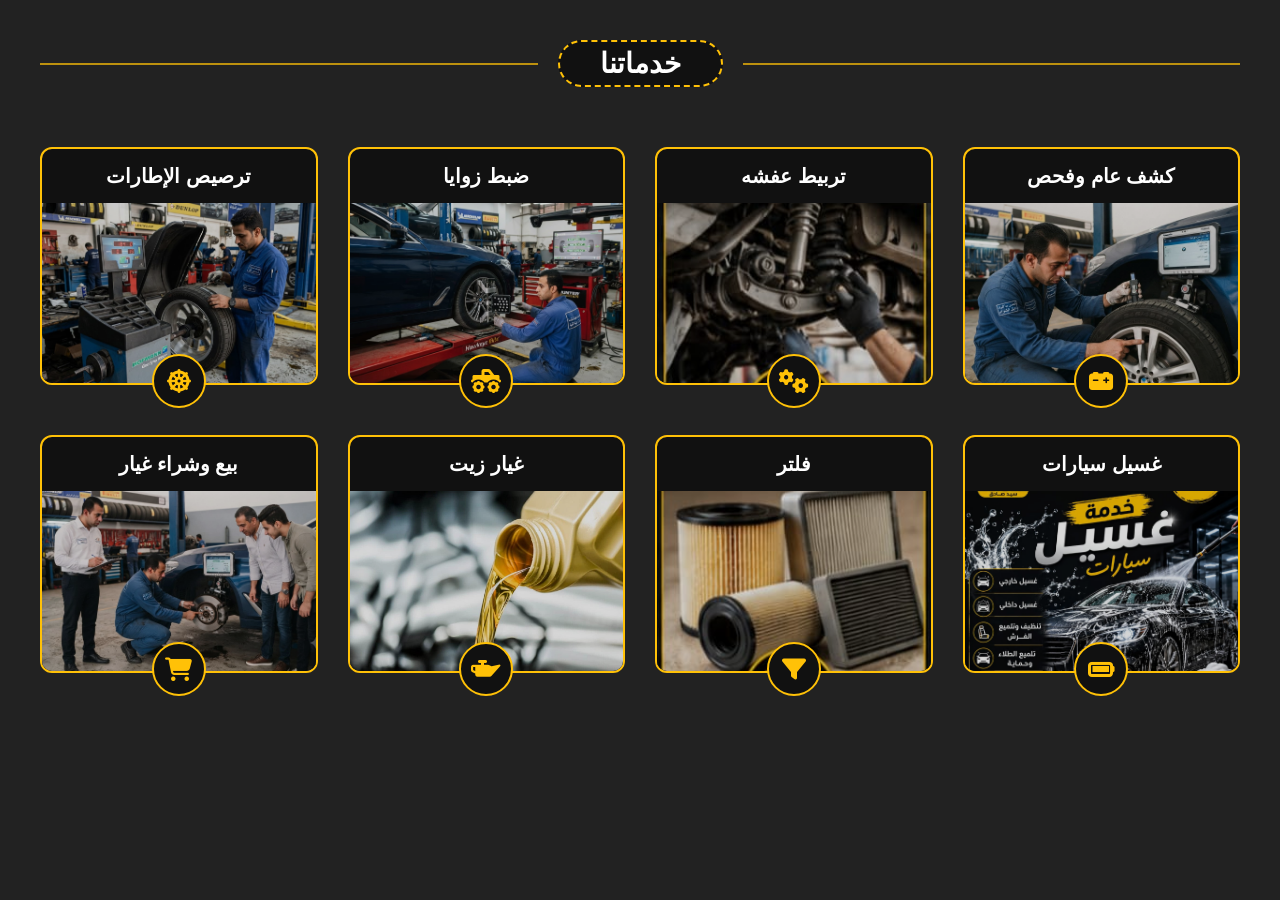
<file: sections/outo-services.html>
<!DOCTYPE html>
<html lang="ar" dir="rtl">
<head>
    <meta charset="UTF-8">
    <title>خدماتنا - مركز صيانة السيارات</title>

    <!-- مكتبة الأيقونات FontAwesome -->
    <link rel="stylesheet" href="https://cdnjs.cloudflare.com/ajax/libs/font-awesome/6.4.0/css/all.min.css">
    <link rel="stylesheet" href="../css/outo-services.css">
</head>
<body>

    <div class="container">
        <!-- العنوان الرئيسي -->
        <div class="section-title-wrapper">
            <div class="section-title">خدماتنا</div>
        </div>

        <!-- شبكة الخدمات -->
        <div class="services-grid">

            <!-- كارت 1: كشف عام وفحص -->
            <div class="service-card">
                <h3>كشف عام وفحص</h3>
                <div class="card-image">
                    <!-- استبدل الرابط أدناه بصورة الفحص الحقيقية -->
                    <img src="../image/kf.png" alt="كشف عام وفحص">
                </div>
                <div class="card-icon">
                    <i class="fa-solid fa-car-battery"></i>
                </div>
            </div>

            <!-- كارت 2: تربيط عفشه -->
            <div class="service-card">
                <h3>تربيط عفشه</h3>
                <div class="card-image">
                    <img src="../image/imag2.jpg" alt="تربيط عفشه">
                </div>
                <div class="card-icon">
                    <i class="fa-solid fa-cogs"></i>
                </div>
            </div>

            <!-- كارت 3: ضبط زوايا -->
            <div class="service-card">
                <h3>ضبط زوايا</h3>
                <div class="card-image">
                    <img src="../image/angles.jpg" alt="ضبط زوايا">
                </div>
                <div class="card-icon">
                    <i class="fa-solid fa-truck-monster"></i>
                </div>
            </div>

            <!-- كارت 4: ترصيص الإطارات -->
            <div class="service-card">
                <h3>ترصيص الإطارات</h3>
                <div class="card-image">
                    <img src="../image/t.jpg" alt="ترصيص الإطارات">
                </div>
                <div class="card-icon">
                    <i class="fa-solid fa-dharmachakra"></i>
                </div>
            </div>

            <!-- كارت 5: بطاريات -->
            <div class="service-card">
                <h3>غسيل سيارات</h3>
                <div class="card-image">
                    <img src="../image/laundry.jpg" alt="غسيل سيارات">
                </div>
                <div class="card-icon">
                    <i class="fa-solid fa-battery-full"></i>
                </div>
            </div>

            <!-- كارت 6: فلتر -->
            <div class="service-card">
                <h3>فلتر</h3>
                <div class="card-image">
                    <img src="../image/filter.jpg" alt="فلتر">
                </div>
                <div class="card-icon">
                    <i class="fa-solid fa-filter"></i>
                </div>
            </div>

            <!-- كارت 7: زيت محرك -->
            <div class="service-card">
                <h3>غيار زيت</h3>
                <div class="card-image">
                    <img src="../image/oils.png" alt="زيت محرك">
                </div>
                <div class="card-icon">
                    <i class="fa-solid fa-oil-can"></i>
                </div>
            </div>

            <!-- كارت 8: بيع وشراء غيار -->
            <div class="service-card">
                <h3>بيع وشراء غيار</h3>
                <div class="card-image">
                    <img src="../image/spare-parts.jpg" alt="بيع وشراء غيار">
                </div>
                <div class="card-icon">
                    <i class="fa-solid fa-cart-shopping"></i>
                </div>
            </div>

        </div>
    </div>

</body>
</html>
</file>
<file: css/index.css>
/* إعدادات عامة وأنيميشن رئيسية */
        :root {
            --primary-dark: #1a1a1a;
            --accent-gold: #f39c12; 
            --light-bg: #000000;
            --text-main: #2c3e50;
            --card-bg: #403b3b;
        }

        * {
            margin: 0;
            padding: 0;
            box-sizing: border-box;
            font-family: 'Cairo', sans-serif;
        }

        html {
            scroll-behavior: smooth;
        }

        body {
            background-color: var(--light-bg);
            color: var(--text-main);
            line-height: 1.6;
        }

        /* أنيميشن الدخول */
        @keyframes fadeInUp {
            from { opacity: 0; transform: translateY(30px); }
            to { opacity: 1; transform: translateY(0); }
        }

        @keyframes fadeIn {
            from { opacity: 0; }
            to { opacity: 1; }
        }

        /* شريط التنقل (Header) - تأثير زجاجي أنيق */
        header {
            background-color: rgba(26, 26, 26, 0.9);
            backdrop-filter: blur(10px);
            color: white;
            padding: 15px 5% ;
            display: flex;
            justify-content: space-between;
            align-items: center;
            position: sticky;
            top: 0;
            z-index: 1000;
            box-shadow: 0 4px 15px rgba(0,0,0,0.1);
        }

        .logo {
            font-size: 22px;
            font-weight: 900;
            color: var(--accent-gold);
            letter-spacing: 1px;
        }

        nav ul {
            list-style: none;
            display: flex;
            gap: 25px;
        }

        nav ul li a {
            color: white;
            text-decoration: none;
            font-weight: 600;
            transition: all 0.3s ease;
            position: relative;
        }

        /* خط سفلي يتحرك عند الهوفر */
        nav ul li a::after {
            content: '';
            position: absolute;
            width: 0;
            height: 2px;
            bottom: -5px;
            right: 0;
            background-color: var(--accent-gold);
            transition: width 0.3s ease;
        }

        nav ul li a:hover::after {
            width: 100%;
        }
        nav ul li a:hover {
            color: var(--accent-gold);
        }

        /* القسم الرئيسي (Hero Section) */
        .hero {
            background-image: linear-gradient(rgba(26, 26, 26, 0.8), rgba(26, 26, 26, 0.1)), url('../image/logo.jpg');
            background-size: cover;
            background-position: center;
            background-attachment: fixed; /* تأثير بارالاكس خفيف */
            height: 85vh;
            display: flex;
            flex-direction: column;
            justify-content: center;
            align-items: center;
            text-align: center;
            color: white;
            padding: 20px;
            animation: fadeIn 1.5s ease-out;
            zoom:1.3;
        }

        .hero h2 {
            font-size: 3.5rem;
            margin-bottom: 20px;
            color: var(--accent-gold);
            animation: fadeInUp 1s ease-out 0.3s both;
        }

        .hero p {
            font-size: 1.3rem;
            margin-bottom: 40px;
            max-width: 700px;
            color: #ddd;
            animation: fadeInUp 1s ease-out 0.6s both;
        }

        .btn-main {
            background-color: var(--accent-gold);
            color: var(--primary-dark);
            padding: 15px 40px;
            border-radius: 30px;
            font-size: 1.2rem;
            font-weight: 700;
            text-decoration: none;
            transition: all 0.3s ease;
            box-shadow: 0 4px 15px rgba(243, 156, 18, 0.4);
            animation: fadeInUp 1s ease-out 0.9s both;
        }

        .btn-main:hover {
            background-color: #f1c40f;
            transform: translateY(-3px);
            box-shadow: 0 6px 20px rgba(243, 156, 18, 0.6);
        }

        /* قسم الأقسام الرئيسية (Categories) */
        .section-title {
            text-align: center;
            margin: 80px 0 40px;
            font-size: 2.5rem;
            color: var(--primary-dark);
            font-weight: 900;
            position: relative;
            color:#ffffff;
        }

        /* ديكور بسيط تحت العنوان */
        .section-title::after {
            content: '';
            display: block;
            width: 60px;
            height: 4px;
            background-color: var(--accent-gold);
            margin: 15px auto 0;
            border-radius: 2px;
        }

        .categories-grid {
            display: grid;
            grid-template-columns: repeat(auto-fit, minmax(300px, 1fr));
            gap: 30px;
            padding: 0 5%;
            margin-bottom: 80px;
            max-width: 1200px;
            margin-left: auto;
            margin-right: auto;
        }

        /* كارت القسم (قابل للضغط بالكامل) */
        .category-card {
            background: var(--card-bg);
            border-radius: 15px;
            overflow: hidden;
            text-decoration: none; /* إزالة خط الرابط */
            color: var(--text-main);
            box-shadow: 0 10px 30px rgba(0,0,0,0.05);
            transition: all 0.4s cubic-bezier(0.175, 0.885, 0.32, 1.275);
            position: relative;
            display: block;
        }

        .category-card:hover {
            transform: translateY(-15px);
            box-shadow: 0 15px 40px rgba(243, 156, 18, 0.15);
        }

        .category-image {
            height: 250px;
            width: 100%;
            background-size: cover;
            background-position: center;
            transition: transform 0.5s ease;
        }

        .category-card:hover .category-image {
            transform: scale(1.05); /* تكبير الصورة عند الهوفر */
        }

        /* صور الأقسام التوضيحية */
        .img-tires { background-image: url('../image/tires.png'); }
        .img-batteries { background-image: url('../image/batteries.jpg'); }
        .img-oils { background-image: url('../image/oils.png'); }
        .img-rims{ background-image: url('../image/rims.jpg');}
        .img-services{ background-image: url('../image/logo.jpg');}

        .category-content {
            padding: 25px;
            text-align: center;
            background-color: var(--card-bg);
            position: relative;
            z-index: 2;
        }

        .category-content h3 {
            font-size: 1.8rem;
            margin-bottom: 10px;
            color: var(--primary-dark);
        }

        .category-content p {
            font-size: 1rem;
            color: #666;
            margin-bottom: 20px;
        }

        .category-btn {
            display: inline-block;
            padding: 8px 20px;
            border: 2px solid var(--accent-gold);
            color: var(--accent-gold);
            border-radius: 20px;
            font-weight: 700;
            transition: all 0.3s ease;
            zoom: 1.2;
        }

        .category-card:hover .category-btn {
            background-color: var(--accent-gold);
            color: var(--primary-dark);
        }

        /* التذييل (Footer) */
        footer {
            background-color: var(--primary-dark);
            color: white;
            text-align: center;
            padding: 40px 20px;
            border-top: 5px solid var(--accent-gold);
        }

        footer h2 {
            color: var(--accent-gold);
            margin-bottom: 15px;
        }

        /* استعلامات الوسائط للهواتف */
        @media (max-width: 768px) {
            header {
                flex-direction: column;
                gap: 15px;
                padding: 15px;
            }
            .hero h1 {
                font-size: 2.2rem;
            }
            .categories-grid {
                padding: 0 20px;
            }
        }

        
    .cart-link {
        color: #ffbb00; /* اللون الذهبي الخاص بك */
        text-decoration: none;
        font-weight: 700;
        background: #222;
        padding: 5px 15px;
        border-radius: 6px;
        border: 1px solid #ffbb00;
        transition: all 0.3s ease;
    }

    .cart-link:hover {
        background-color: #ffbb00;
        color: #000;
    }
    header,footer {
        zoom: 1.8; 
    }
</file>
<file: css/outo-services.css>
:root {
            --primary-gold: #ffc107;
            --dark-bg: #111111;
            --card-bg: #1a1a1a;
            --text-color: #ffffff;
        }

        body {
            margin: 0;
            padding: 0;
            font-family: 'Cairo', sans-serif;
            background-color: #222; /* لون الخلفية العام */
            /* يمكنك استبدال اللون بصورة خلفية للورشة إذا أردت */
            /* background-image: url('garage-bg.jpg'); background-size: cover; */
            color: var(--text-color);
        }

        .container {
            max-width: 1200px;
            margin: 0 auto;
            padding: 40px 20px;
        }

        /* تنسيق العنوان الرئيسي (خدماتنا) */
        .section-title-wrapper {
            display: flex;
            align-items: center;
            justify-content: center;
            margin-bottom: 60px;
        }

        .section-title-wrapper::before,
        .section-title-wrapper::after {
            content: '';
            flex: 1;
            height: 2px;
            background-color: var(--primary-gold);
            opacity: 0.7;
        }

        .section-title {
            background-color: var(--dark-bg);
            border: 2px dashed var(--primary-gold);
            border-radius: 30px;
            padding: 5px 40px;
            margin: 0 20px;
            font-size: 28px;
            font-weight: 800;
            color: var(--text-color);
            text-align: center;
        }

        /* شبكة الكروت (Grid) */
        .services-grid {
            display: grid;
            grid-template-columns: repeat(auto-fit, minmax(250px, 1fr));
            gap: 30px;
            row-gap: 50px; /* مسافة أكبر رأسياً لتجنب تداخل الأيقونات */
        }

        /* تنسيق كارت الخدمة */
        .service-card {
            background-color: var(--dark-bg);
            border: 2px solid var(--primary-gold);
            border-radius: 12px;
            position: relative;
            display: flex;
            flex-direction: column;
            transition: transform 0.3s ease, box-shadow 0.3s ease;
        }

        .service-card:hover {
            transform: translateY(-5px);
            box-shadow: 0 10px 20px rgba(255, 193, 7, 0.2);
        }

        .service-card h3 {
            margin: 0;
            padding: 15px 10px;
            text-align: center;
            font-size: 20px;
            font-weight: 800;
            color: var(--text-color);
        }

        .card-image {
            width: 100%;
            height: 180px;
            background-color: #333;
            border-bottom-left-radius: 10px;
            border-bottom-right-radius: 10px;
            position: relative;
            overflow: hidden;
        }

        .card-image img {
            width: 100%;
            height: 100%;
            object-fit: cover;
            /* فلتر بسيط لتغميق الصور قليلاً ليتناسب مع الستايل */
            filter: brightness(0.85); 
        }

        /* تنسيق الأيقونة الدائرية السفلية */
        .card-icon {
            position: absolute;
            bottom: -25px; /* لجعلها تخرج من إطار الكارت للأسفل */
            left: 50%;
            transform: translateX(-50%);
            width: 50px;
            height: 50px;
            background-color: var(--dark-bg);
            border: 2px solid var(--primary-gold);
            border-radius: 50%;
            display: flex;
            justify-content: center;
            align-items: center;
            z-index: 10;
        }

        .card-icon i {
            color: var(--primary-gold);
            font-size: 24px;
        }

        /* شاشات الموبايل الصغيرة */
        @media (max-width: 600px) {
            .section-title {
                font-size: 22px;
                padding: 5px 20px;
            }
        }
</file>
